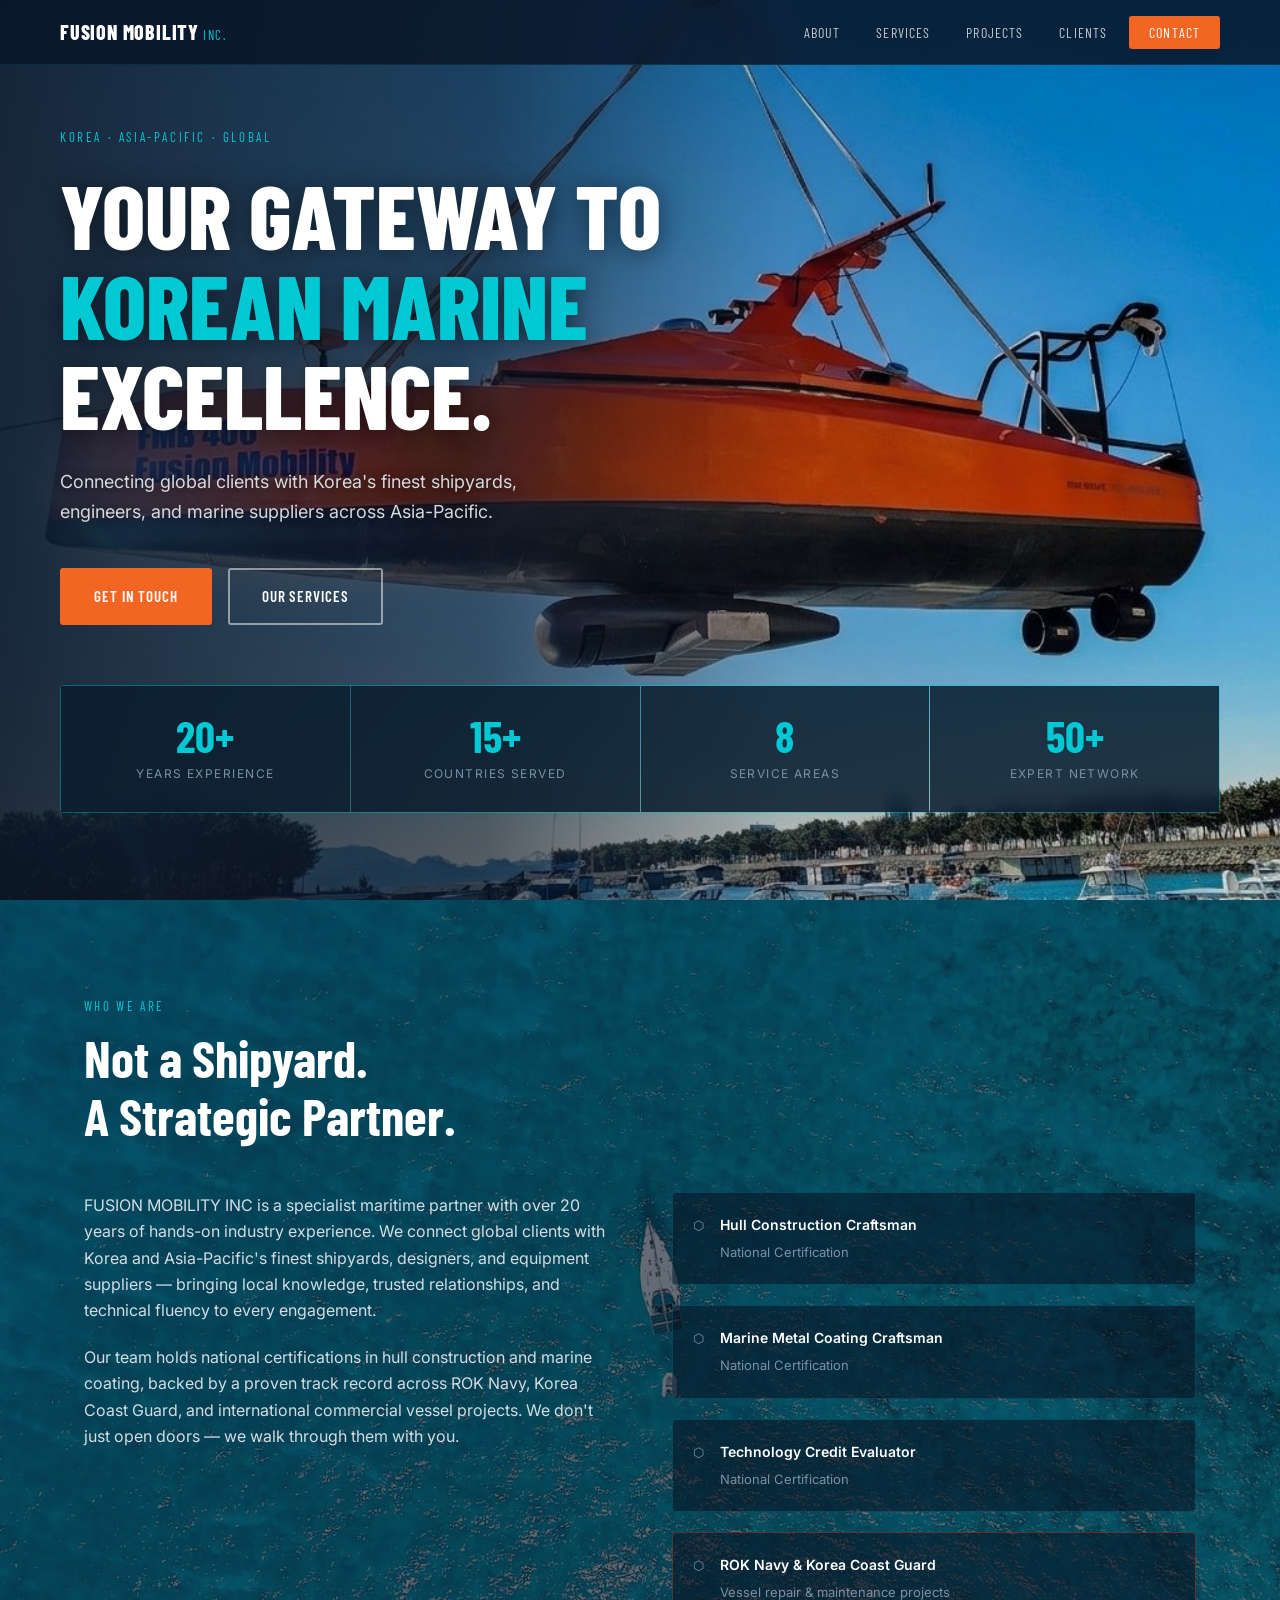
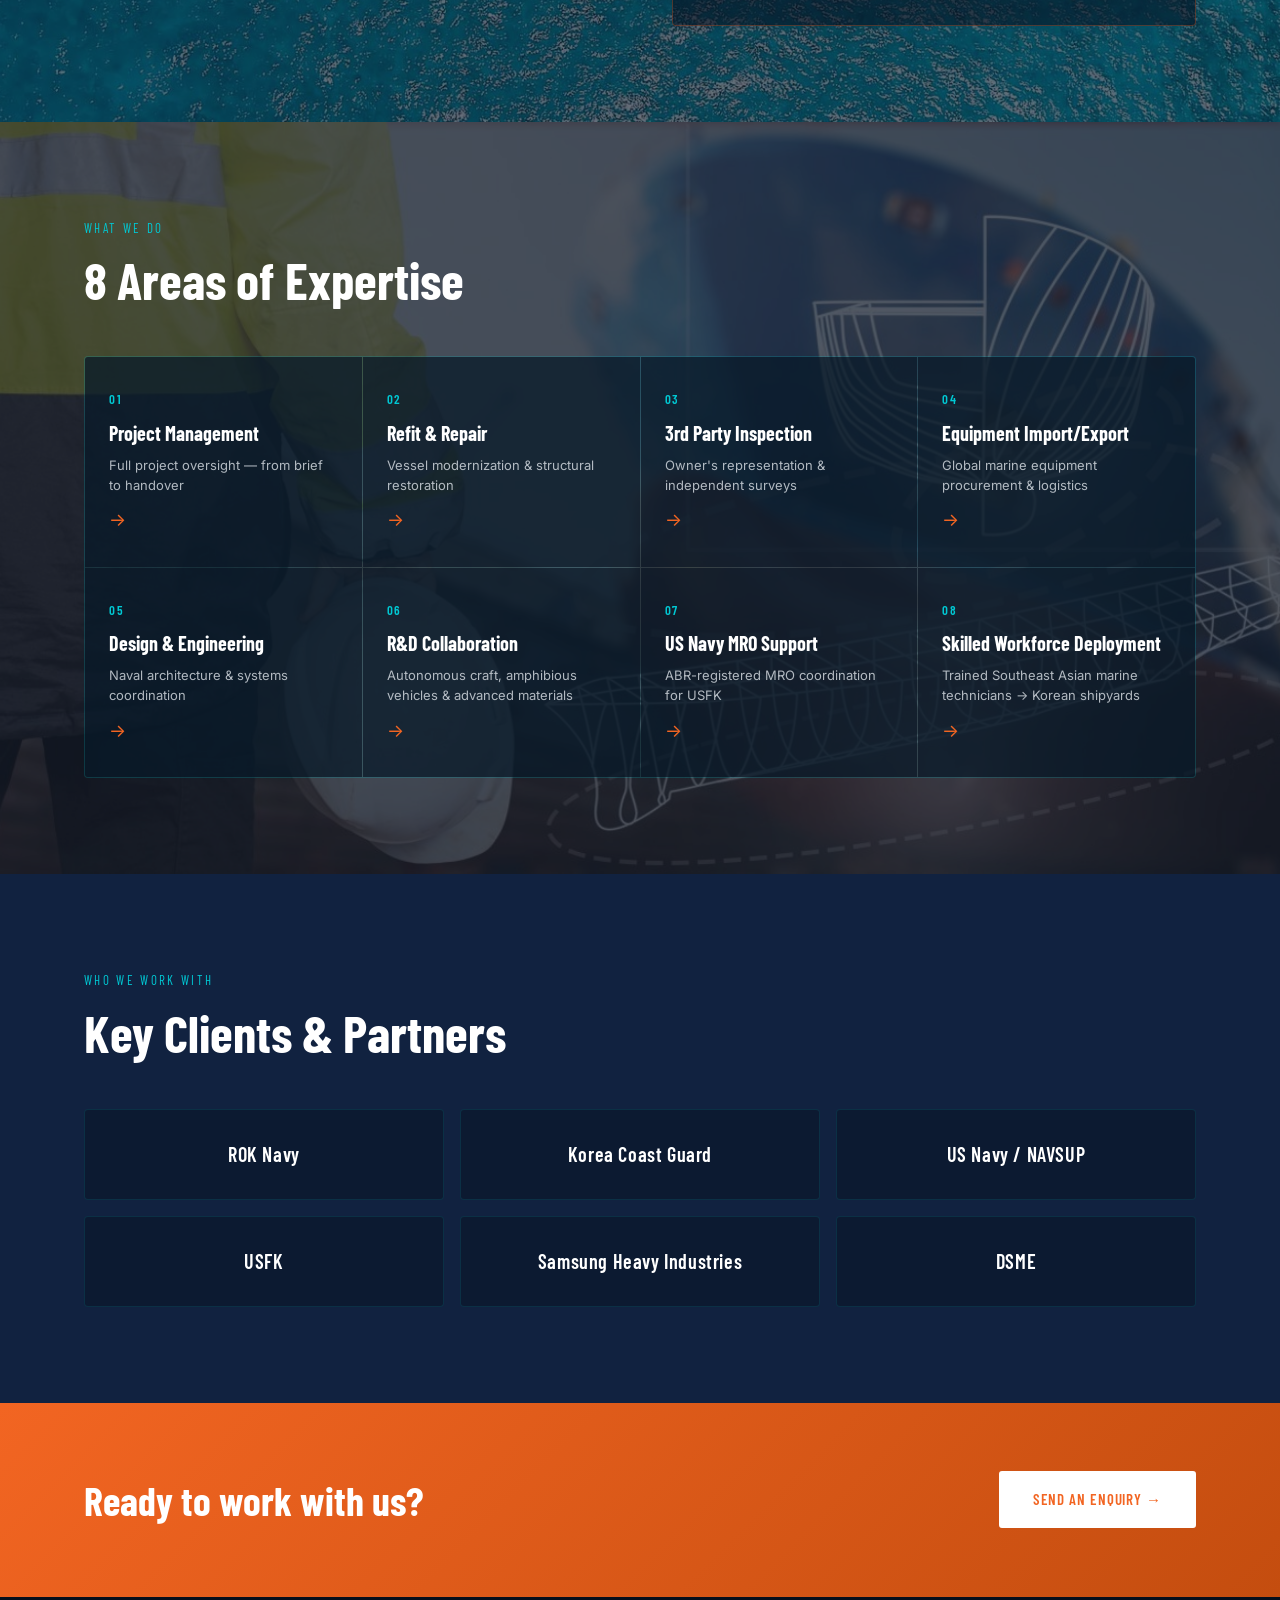
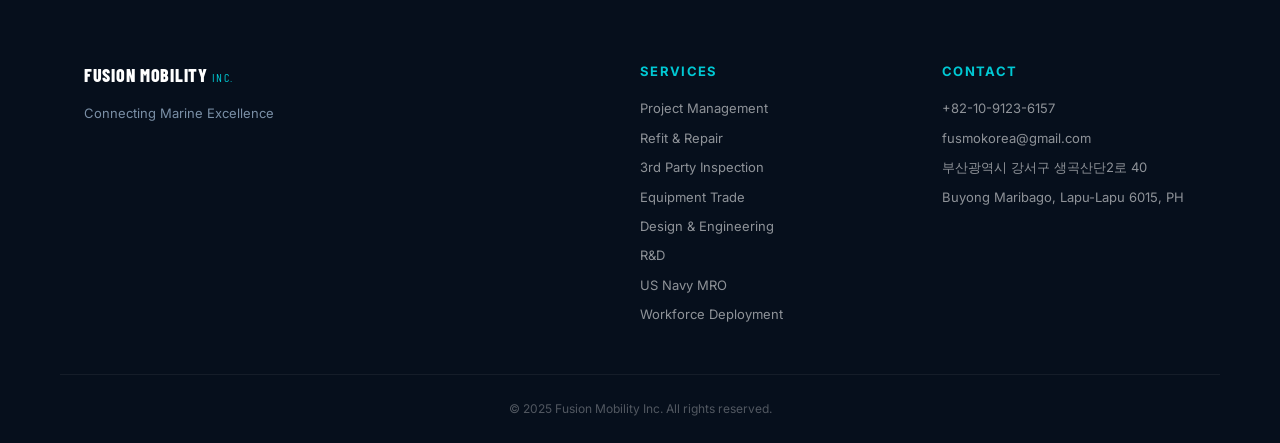
<file: index.html>
<!DOCTYPE html>
<html lang="en">
<head>
  <meta charset="UTF-8" />
  <meta name="viewport" content="width=device-width, initial-scale=1.0"/>
  <title>Fusion Mobility Inc. — Korean Marine Excellence</title>
  <meta name="description" content="Connecting global clients with Korea's finest shipyards, engineers, and marine suppliers across Asia-Pacific."/>
  <link rel="stylesheet" href="assets/css/style.css"/>
  <link rel="preconnect" href="https://fonts.googleapis.com"/>
  <link rel="preconnect" href="https://fonts.gstatic.com" crossorigin/>
  <link href="https://fonts.googleapis.com/css2?family=Barlow+Condensed:wght@400;600;700;800&family=Inter:wght@300;400;500;600&display=swap" rel="stylesheet"/>
</head>
<body>

  <!-- NAV -->
  <header class="site-header" id="site-header">
    <nav class="nav-inner">
      <a href="index.html" class="logo">
        <span class="logo-main">FUSION MOBILITY</span>
        <span class="logo-sub">INC.</span>
      </a>
      <button class="nav-toggle" id="navToggle" aria-label="Open menu">&#9776;</button>
      <ul class="nav-links" id="navLinks">
        <li><a href="index.html#about">About</a></li>
        <li><a href="index.html#services">Services</a></li>
        <li><a href="projects.html">Projects</a></li>
        <li><a href="index.html#clients">Clients</a></li>
        <li><a href="contact.html" class="nav-cta">Contact</a></li>
      </ul>
    </nav>
  </header>

  <!-- HERO -->
  <section class="hero" id="home">
    <div class="hero-bg-lines"></div>
    <div class="hero-content">
      <p class="hero-eyebrow">Korea · Asia-Pacific · Global</p>
      <h1 class="hero-title">
        Your Gateway to<br/>
        <span class="hero-accent">Korean Marine</span><br/>
        Excellence.
      </h1>
      <p class="hero-sub">
        Connecting global clients with Korea's finest shipyards,<br class="br-desk"/>
        engineers, and marine suppliers across Asia-Pacific.
      </p>
      <div class="hero-actions">
        <a href="contact.html" class="btn btn-primary">Get In Touch</a>
        <a href="index.html#services" class="btn btn-ghost">Our Services</a>
      </div>
    </div>
    <div class="hero-stats">
      <div class="stat"><span class="stat-num">20+</span><span class="stat-label">Years Experience</span></div>
      <div class="stat"><span class="stat-num">15+</span><span class="stat-label">Countries Served</span></div>
      <div class="stat"><span class="stat-num">8</span><span class="stat-label">Service Areas</span></div>
      <div class="stat"><span class="stat-num">50+</span><span class="stat-label">Expert Network</span></div>
    </div>
  </section>

  <!-- ABOUT -->
  <section class="about section" id="about">
    <div class="container">
      <div class="section-label">Who We Are</div>
      <h2 class="section-title">Not a Shipyard.<br/>A Strategic Partner.</h2>
      <div class="about-grid">
        <div class="about-text">
          <p>FUSION MOBILITY INC is a specialist maritime partner with over 20 years of hands-on industry experience. We connect global clients with Korea and Asia-Pacific's finest shipyards, designers, and equipment suppliers — bringing local knowledge, trusted relationships, and technical fluency to every engagement.</p>
          <p>Our team holds national certifications in hull construction and marine coating, backed by a proven track record across ROK Navy, Korea Coast Guard, and international commercial vessel projects. We don't just open doors — we walk through them with you.</p>
        </div>
        <div class="about-certs">
          <div class="cert-item">
            <span class="cert-icon">⬡</span>
            <div>
              <strong>Hull Construction Craftsman</strong>
              <span>National Certification</span>
            </div>
          </div>
          <div class="cert-item">
            <span class="cert-icon">⬡</span>
            <div>
              <strong>Marine Metal Coating Craftsman</strong>
              <span>National Certification</span>
            </div>
          </div>
          <div class="cert-item">
            <span class="cert-icon">⬡</span>
            <div>
              <strong>Technology Credit Evaluator</strong>
              <span>National Certification</span>
            </div>
          </div>
          <div class="cert-item cert-track">
            <span class="cert-icon">⬡</span>
            <div>
              <strong>ROK Navy &amp; Korea Coast Guard</strong>
              <span>Vessel repair &amp; maintenance projects</span>
            </div>
          </div>
        </div>
      </div>
    </div>
  </section>

  <!-- SERVICES OVERVIEW -->
  <section class="services section" id="services">
    <div class="container">
      <div class="section-label">What We Do</div>
      <h2 class="section-title">8 Areas of Expertise</h2>
      <div class="services-grid">

        <a href="services/01-project-management.html" class="service-card">
          <span class="service-num">01</span>
          <h3>Project Management</h3>
          <p>Full project oversight — from brief to handover</p>
          <span class="card-arrow">→</span>
        </a>

        <a href="services/02-refit-repair.html" class="service-card">
          <span class="service-num">02</span>
          <h3>Refit &amp; Repair</h3>
          <p>Vessel modernization &amp; structural restoration</p>
          <span class="card-arrow">→</span>
        </a>

        <a href="services/03-inspection.html" class="service-card">
          <span class="service-num">03</span>
          <h3>3rd Party Inspection</h3>
          <p>Owner's representation &amp; independent surveys</p>
          <span class="card-arrow">→</span>
        </a>

        <a href="services/04-equipment.html" class="service-card">
          <span class="service-num">04</span>
          <h3>Equipment Import/Export</h3>
          <p>Global marine equipment procurement &amp; logistics</p>
          <span class="card-arrow">→</span>
        </a>

        <a href="services/05-design.html" class="service-card">
          <span class="service-num">05</span>
          <h3>Design &amp; Engineering</h3>
          <p>Naval architecture &amp; systems coordination</p>
          <span class="card-arrow">→</span>
        </a>

        <a href="services/06-rnd.html" class="service-card">
          <span class="service-num">06</span>
          <h3>R&amp;D Collaboration</h3>
          <p>Autonomous craft, amphibious vehicles &amp; advanced materials</p>
          <span class="card-arrow">→</span>
        </a>

        <a href="services/07-usnav.html" class="service-card">
          <span class="service-num">07</span>
          <h3>US Navy MRO Support</h3>
          <p>ABR-registered MRO coordination for USFK</p>
          <span class="card-arrow">→</span>
        </a>

        <a href="services/08-workforce.html" class="service-card">
          <span class="service-num">08</span>
          <h3>Skilled Workforce Deployment</h3>
          <p>Trained Southeast Asian marine technicians → Korean shipyards</p>
          <span class="card-arrow">→</span>
        </a>

      </div>
    </div>
  </section>

  <!-- KEY CLIENTS -->
  <section class="clients section" id="clients">
    <div class="container">
      <div class="section-label">Who We Work With</div>
      <h2 class="section-title">Key Clients &amp; Partners</h2>
      <div class="clients-grid">
        <div class="client-item">ROK Navy</div>
        <div class="client-item">Korea Coast Guard</div>
        <div class="client-item">US Navy / NAVSUP</div>
        <div class="client-item">USFK</div>
        <div class="client-item">Samsung Heavy Industries</div>
        <div class="client-item">DSME</div>
      </div>
    </div>
  </section>

  <!-- CTA STRIP -->
  <section class="cta-strip">
    <div class="container cta-inner">
      <h2>Ready to work with us?</h2>
      <a href="contact.html" class="btn btn-primary">Send an Enquiry →</a>
    </div>
  </section>

  <!-- FOOTER -->
  <footer class="site-footer">
    <div class="container footer-grid">
      <div class="footer-brand">
        <span class="logo-main">FUSION MOBILITY</span>
        <span class="logo-sub"> INC.</span>
        <p>Connecting Marine Excellence</p>
      </div>
      <div class="footer-col">
        <strong>Services</strong>
        <ul>
          <li><a href="services/01-project-management.html">Project Management</a></li>
          <li><a href="services/02-refit-repair.html">Refit &amp; Repair</a></li>
          <li><a href="services/03-inspection.html">3rd Party Inspection</a></li>
          <li><a href="services/04-equipment.html">Equipment Trade</a></li>
          <li><a href="services/05-design.html">Design &amp; Engineering</a></li>
          <li><a href="services/06-rnd.html">R&amp;D</a></li>
          <li><a href="services/07-usnav.html">US Navy MRO</a></li>
          <li><a href="services/08-workforce.html">Workforce Deployment</a></li>
        </ul>
      </div>
      <div class="footer-col">
        <strong>Contact</strong>
        <ul>
          <li>+82-10-9123-6157</li>
          <li><a href="mailto:fusmokorea@gmail.com">fusmokorea@gmail.com</a></li>
          <li>부산광역시 강서구 생곡산단2로 40</li>
          <li>Buyong Maribago, Lapu-Lapu 6015, PH</li>
        </ul>
      </div>
    </div>
    <div class="footer-bottom">
      <span>© 2025 Fusion Mobility Inc. All rights reserved.</span>
    </div>
  </footer>

  <script src="assets/js/main.js"></script>
</body>
</html>
</file>
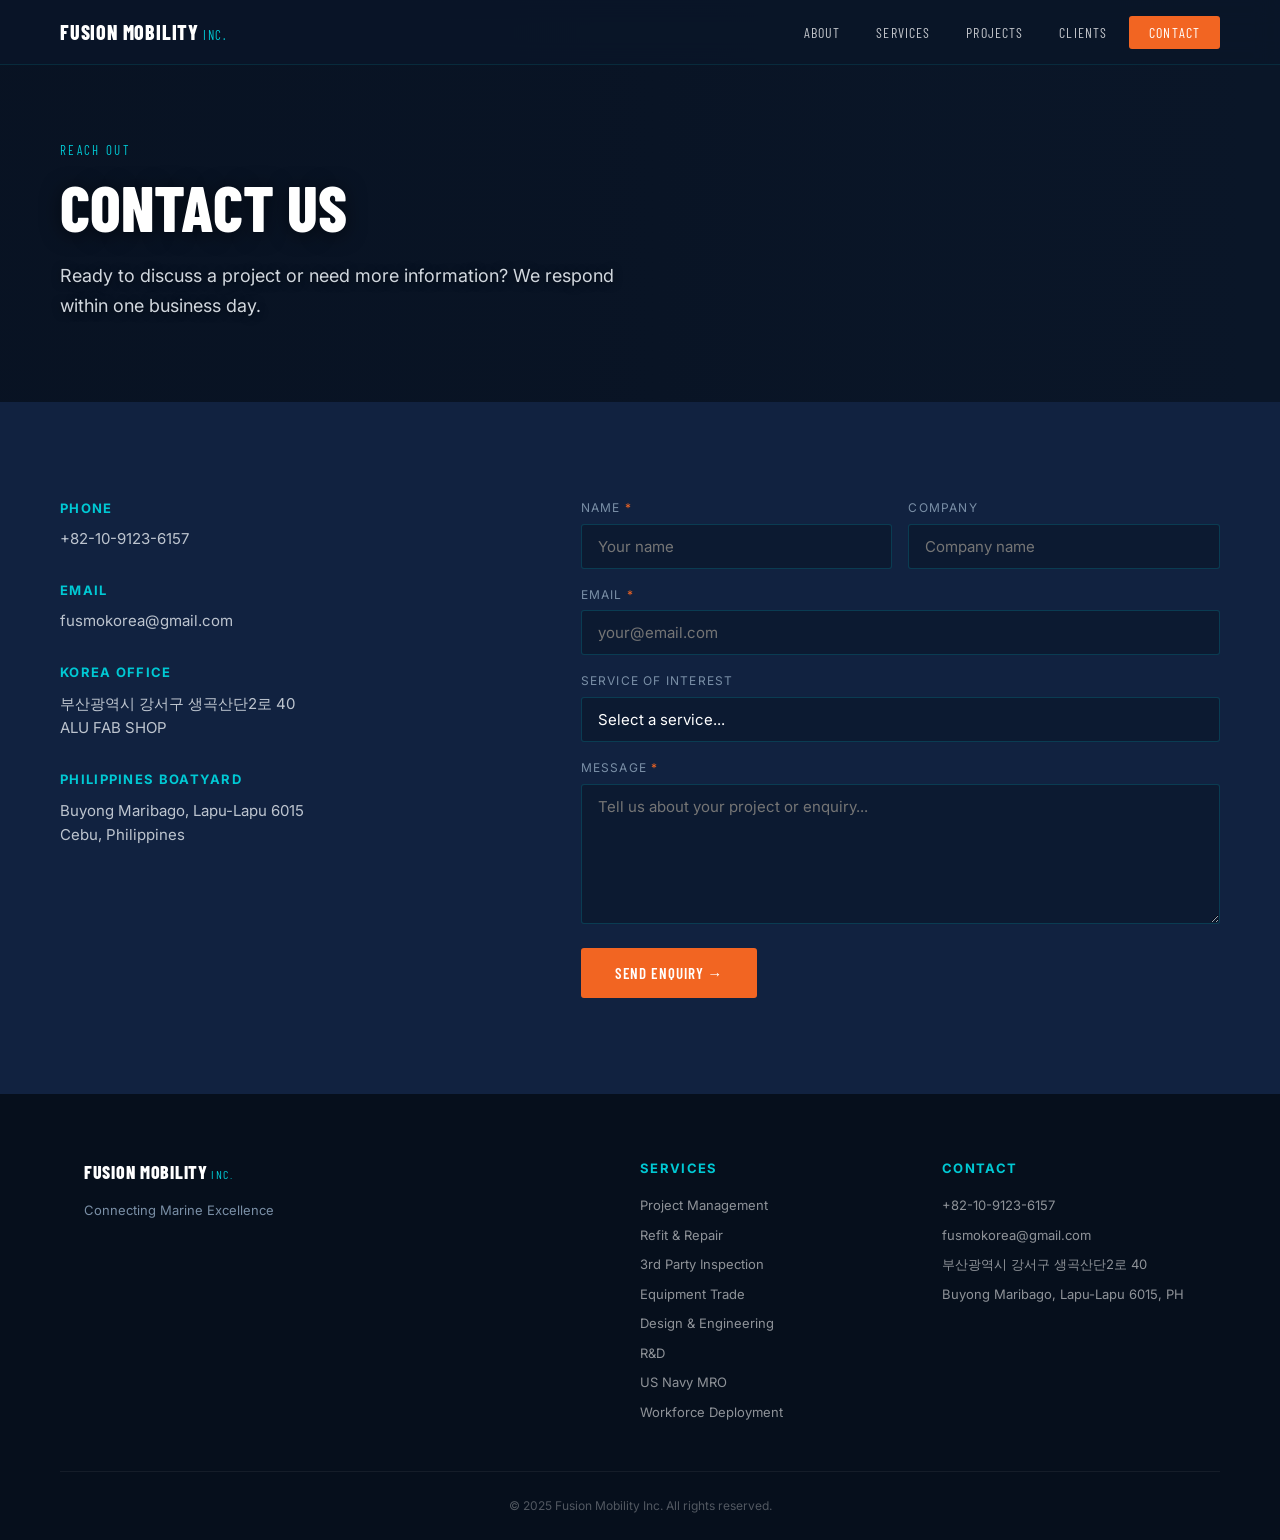
<file: contact.html>
<!DOCTYPE html>
<html lang="en">
<head>
  <meta charset="UTF-8"/>
  <meta name="viewport" content="width=device-width, initial-scale=1.0"/>
  <title>Contact — Fusion Mobility Inc.</title>
  <link rel="stylesheet" href="assets/css/style.css"/>
  <link rel="preconnect" href="https://fonts.googleapis.com"/>
  <link rel="preconnect" href="https://fonts.gstatic.com" crossorigin/>
  <link href="https://fonts.googleapis.com/css2?family=Barlow+Condensed:wght@400;600;700;800&family=Inter:wght@300;400;500;600&display=swap" rel="stylesheet"/>
</head>
<body>

  <header class="site-header" id="site-header">
    <nav class="nav-inner">
      <a href="index.html" class="logo">
        <span class="logo-main">FUSION MOBILITY</span>
        <span class="logo-sub">INC.</span>
      </a>
      <button class="nav-toggle" id="navToggle" aria-label="Open menu">&#9776;</button>
      <ul class="nav-links" id="navLinks">
        <li><a href="index.html#about">About</a></li>
        <li><a href="index.html#services">Services</a></li>
        <li><a href="projects.html">Projects</a></li>
        <li><a href="index.html#clients">Clients</a></li>
        <li><a href="contact.html" class="nav-cta">Contact</a></li>
      </ul>
    </nav>
  </header>

  <section class="page-hero">
    <div class="page-hero-inner">
      <div class="section-label">Reach Out</div>
      <h1>Contact Us</h1>
      <p>Ready to discuss a project or need more information? We respond within one business day.</p>
    </div>
  </section>

  <section class="contact-section">
    <div class="contact-grid">

      <div class="contact-info">
        <div class="contact-block">
          <strong>Phone</strong>
          <p><a href="tel:+821091236157">+82-10-9123-6157</a></p>
        </div>
        <div class="contact-block">
          <strong>Email</strong>
          <p><a href="mailto:fusmokorea@gmail.com">fusmokorea@gmail.com</a></p>
        </div>
        <div class="contact-block">
          <strong>Korea Office</strong>
          <p>부산광역시 강서구 생곡산단2로 40<br/>ALU FAB SHOP</p>
        </div>
        <div class="contact-block">
          <strong>Philippines Boatyard</strong>
          <p>Buyong Maribago, Lapu-Lapu 6015<br/>Cebu, Philippines</p>
        </div>
      </div>

      <!-- Formspree form — replace YOUR_FORM_ID with your actual Formspree ID -->
      <form
        class="contact-form"
        action="https://formspree.io/f/YOUR_FORM_ID"
        method="POST"
      >
        <div class="form-row">
          <div class="form-field">
            <label for="name">Name <span style="color:var(--orange)">*</span></label>
            <input type="text" id="name" name="name" required placeholder="Your name"/>
          </div>
          <div class="form-field">
            <label for="company">Company</label>
            <input type="text" id="company" name="company" placeholder="Company name"/>
          </div>
        </div>
        <div class="form-field">
          <label for="email">Email <span style="color:var(--orange)">*</span></label>
          <input type="email" id="email" name="email" required placeholder="your@email.com"/>
        </div>
        <div class="form-field">
          <label for="service">Service of Interest</label>
          <select id="service" name="service">
            <option value="">Select a service...</option>
            <option>01 — Project Management</option>
            <option>02 — Refit &amp; Repair</option>
            <option>03 — 3rd Party Inspection</option>
            <option>04 — Equipment Import/Export</option>
            <option>05 — Design &amp; Engineering</option>
            <option>06 — R&amp;D Collaboration</option>
            <option>07 — US Navy MRO Support</option>
            <option>08 — Skilled Workforce Deployment</option>
            <option>General Enquiry</option>
          </select>
        </div>
        <div class="form-field">
          <label for="message">Message <span style="color:var(--orange)">*</span></label>
          <textarea id="message" name="message" required placeholder="Tell us about your project or enquiry..."></textarea>
        </div>
        <div class="form-submit">
          <button type="submit" class="btn btn-primary">Send Enquiry →</button>
        </div>
      </form>

    </div>
  </section>

  <footer class="site-footer">
    <div class="container footer-grid">
      <div class="footer-brand">
        <span class="logo-main">FUSION MOBILITY</span><span class="logo-sub"> INC.</span>
        <p>Connecting Marine Excellence</p>
      </div>
      <div class="footer-col">
        <strong>Services</strong>
        <ul>
          <li><a href="services/01-project-management.html">Project Management</a></li>
          <li><a href="services/02-refit-repair.html">Refit &amp; Repair</a></li>
          <li><a href="services/03-inspection.html">3rd Party Inspection</a></li>
          <li><a href="services/04-equipment.html">Equipment Trade</a></li>
          <li><a href="services/05-design.html">Design &amp; Engineering</a></li>
          <li><a href="services/06-rnd.html">R&amp;D</a></li>
          <li><a href="services/07-usnav.html">US Navy MRO</a></li>
          <li><a href="services/08-workforce.html">Workforce Deployment</a></li>
        </ul>
      </div>
      <div class="footer-col">
        <strong>Contact</strong>
        <ul>
          <li>+82-10-9123-6157</li>
          <li><a href="mailto:fusmokorea@gmail.com">fusmokorea@gmail.com</a></li>
          <li>부산광역시 강서구 생곡산단2로 40</li>
          <li>Buyong Maribago, Lapu-Lapu 6015, PH</li>
        </ul>
      </div>
    </div>
    <div class="footer-bottom">
      <span>© 2025 Fusion Mobility Inc. All rights reserved.</span>
    </div>
  </footer>

  <script src="assets/js/main.js"></script>
</body>
</html>
</file>
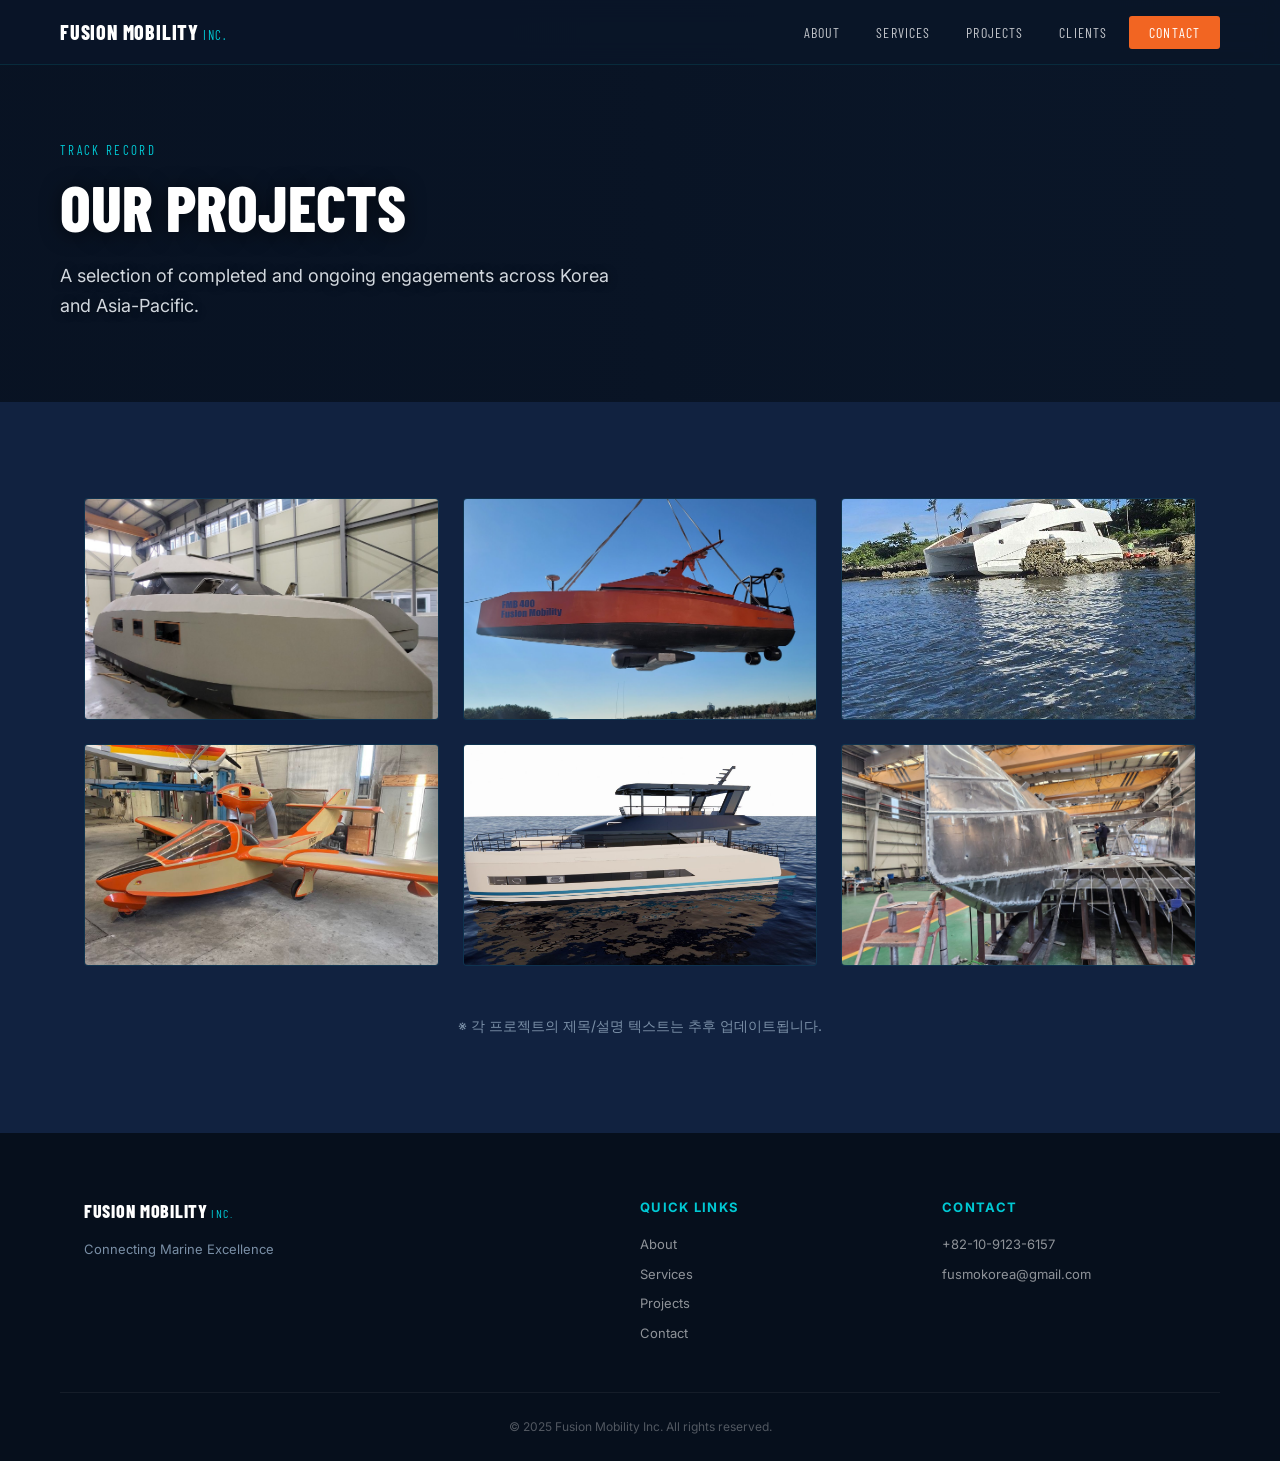
<file: projects.html>
<!DOCTYPE html>
<html lang="en">
<head>
  <meta charset="UTF-8"/>
  <meta name="viewport" content="width=device-width, initial-scale=1.0"/>
  <title>Projects — Fusion Mobility Inc.</title>
  <link rel="stylesheet" href="assets/css/style.css"/>
  <link rel="preconnect" href="https://fonts.googleapis.com"/>
  <link rel="preconnect" href="https://fonts.gstatic.com" crossorigin/>
  <link href="https://fonts.googleapis.com/css2?family=Barlow+Condensed:wght@400;600;700;800&family=Inter:wght@300;400;500;600&display=swap" rel="stylesheet"/>
</head>
<body>

  <header class="site-header" id="site-header">
    <nav class="nav-inner">
      <a href="index.html" class="logo">
        <span class="logo-main">FUSION MOBILITY</span>
        <span class="logo-sub">INC.</span>
      </a>
      <button class="nav-toggle" id="navToggle" aria-label="Open menu">&#9776;</button>
      <ul class="nav-links" id="navLinks">
        <li><a href="index.html#about">About</a></li>
        <li><a href="index.html#services">Services</a></li>
        <li><a href="projects.html">Projects</a></li>
        <li><a href="index.html#clients">Clients</a></li>
        <li><a href="contact.html" class="nav-cta">Contact</a></li>
      </ul>
    </nav>
  </header>

  <section class="page-hero">
    <div class="page-hero-inner">
      <div class="section-label">Track Record</div>
      <h1>Our Projects</h1>
      <p>A selection of completed and ongoing engagements across Korea and Asia-Pacific.</p>
    </div>
  </section>

  <section class="section" style="background: var(--deep);">
    <div class="container">
      <!-- 
        프로젝트 카드 추가 방법:
        아래 카드 블록을 복사해서 원하는 만큼 추가하세요.
        project-img 안에 <img src="../assets/images/프로젝트사진.jpg" alt="설명"> 을 넣으면 됩니다.
        설명 텍스트(project-body)는 추후 업데이트 예정 — 현재는 사진만 표시.
      -->
      <div class="projects-grid">

        <div class="project-card">
          <div class="project-img"><img src="assets/images/project-01.jpg" alt="알루미늄 선체 건조 작업"/></div>
        </div>

        <div class="project-card">
          <div class="project-img"><img src="assets/images/project-02.jpg" alt="FMB 400 진수 작업"/></div>
        </div>

        <div class="project-card">
          <div class="project-img"><img src="assets/images/project-03.jpg" alt="카타마란 현장 인도"/></div>
        </div>

        <div class="project-card">
          <div class="project-img"><img src="assets/images/project-04.jpg" alt="항공기 프로젝트"/></div>
        </div>

        <div class="project-card">
          <div class="project-img"><img src="assets/images/project-05.jpg" alt="카타마란 디자인 렌더링"/></div>
        </div>

        <div class="project-card">
          <div class="project-img"><img src="assets/images/project-06.jpg" alt="카타마란 선체 건조"/></div>
        </div>

      </div>

      <p style="margin-top:48px; color:var(--muted); font-size:14px; text-align:center;">
        ※ 각 프로젝트의 제목/설명 텍스트는 추후 업데이트됩니다.
      </p>
    </div>
  </section>

  <footer class="site-footer">
    <div class="container footer-grid">
      <div class="footer-brand">
        <span class="logo-main">FUSION MOBILITY</span><span class="logo-sub"> INC.</span>
        <p>Connecting Marine Excellence</p>
      </div>
      <div class="footer-col">
        <strong>Quick Links</strong>
        <ul>
          <li><a href="index.html#about">About</a></li>
          <li><a href="index.html#services">Services</a></li>
          <li><a href="projects.html">Projects</a></li>
          <li><a href="contact.html">Contact</a></li>
        </ul>
      </div>
      <div class="footer-col">
        <strong>Contact</strong>
        <ul>
          <li>+82-10-9123-6157</li>
          <li><a href="mailto:fusmokorea@gmail.com">fusmokorea@gmail.com</a></li>
        </ul>
      </div>
    </div>
    <div class="footer-bottom">
      <span>© 2025 Fusion Mobility Inc. All rights reserved.</span>
    </div>
  </footer>

  <script src="assets/js/main.js"></script>
</body>
</html>
</file>
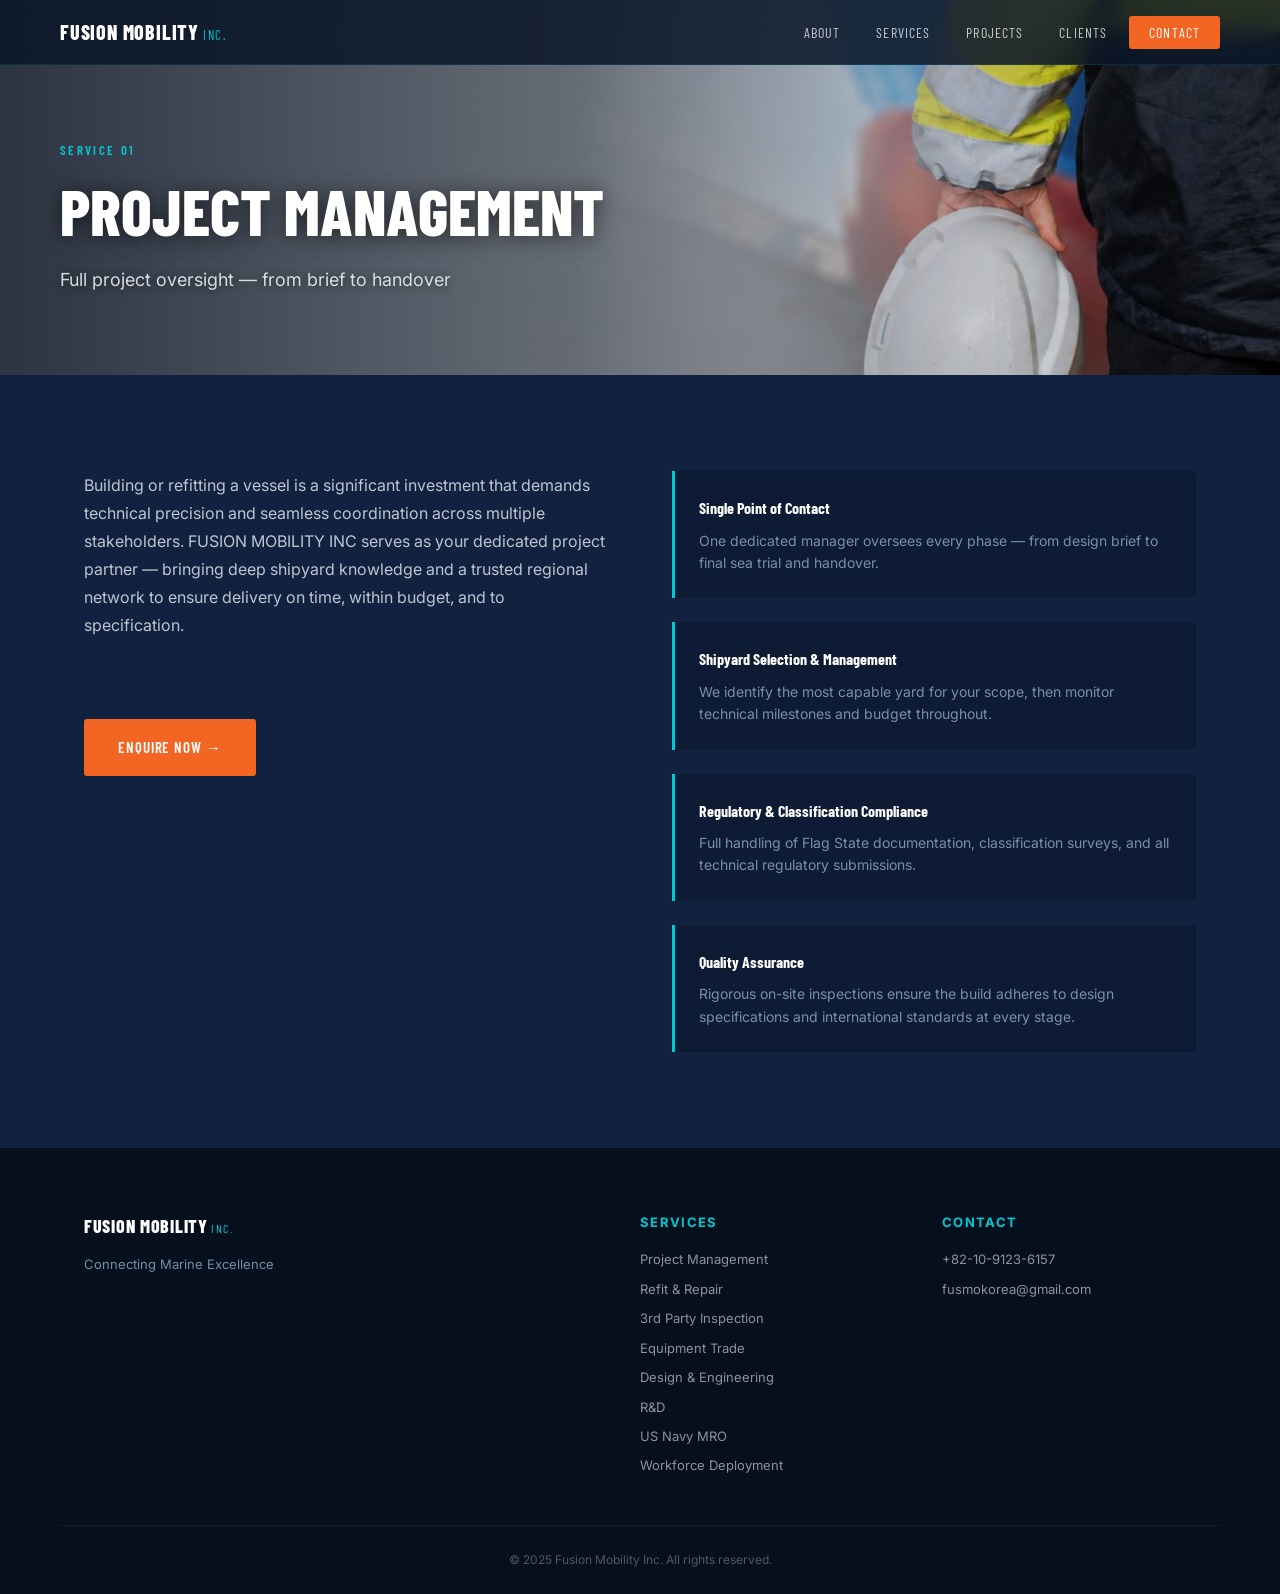
<file: services/01-project-management.html>
<!DOCTYPE html>
<html lang="en">
<head>
  <meta charset="UTF-8"/>
  <meta name="viewport" content="width=device-width, initial-scale=1.0"/>
  <title>Project Management — Fusion Mobility Inc.</title>
  <link rel="stylesheet" href="../assets/css/style.css"/>
  <link rel="preconnect" href="https://fonts.googleapis.com"/>
  <link rel="preconnect" href="https://fonts.gstatic.com" crossorigin/>
  <link href="https://fonts.googleapis.com/css2?family=Barlow+Condensed:wght@400;600;700;800&family=Inter:wght@300;400;500;600&display=swap" rel="stylesheet"/>
</head>
<body>

  <header class="site-header" id="site-header">
    <nav class="nav-inner">
      <a href="../index.html" class="logo">
        <span class="logo-main">FUSION MOBILITY</span>
        <span class="logo-sub">INC.</span>
      </a>
      <button class="nav-toggle" id="navToggle" aria-label="Open menu">&#9776;</button>
      <ul class="nav-links" id="navLinks">
        <li><a href="../index.html#about">About</a></li>
        <li><a href="../index.html#services">Services</a></li>
        <li><a href="../projects.html">Projects</a></li>
        <li><a href="../index.html#clients">Clients</a></li>
        <li><a href="../contact.html" class="nav-cta">Contact</a></li>
      </ul>
    </nav>
  </header>

  <section class="page-hero" style="background-image: url('../assets/images/service01-bg.jpg');">
    <div class="page-hero-inner">
      <span class="service-num">SERVICE 01</span>
      <h1>Project Management</h1>
      <p>Full project oversight — from brief to handover</p>
    </div>
  </section>

  <section class="service-detail-body">
    <div class="container">
      <div class="detail-grid">
        <div>
          <p class="detail-intro">Building or refitting a vessel is a significant investment that demands technical precision and seamless coordination across multiple stakeholders. FUSION MOBILITY INC serves as your dedicated project partner — bringing deep shipyard knowledge and a trusted regional network to ensure delivery on time, within budget, and to specification.</p>
          <a href="../contact.html" class="btn btn-primary detail-cta">Enquire Now →</a>
        </div>
        <div class="detail-points">
          <div class="detail-point">
            <h4>Single Point of Contact</h4>
            <p>One dedicated manager oversees every phase — from design brief to final sea trial and handover.</p>
          </div>
          <div class="detail-point">
            <h4>Shipyard Selection & Management</h4>
            <p>We identify the most capable yard for your scope, then monitor technical milestones and budget throughout.</p>
          </div>
          <div class="detail-point">
            <h4>Regulatory & Classification Compliance</h4>
            <p>Full handling of Flag State documentation, classification surveys, and all technical regulatory submissions.</p>
          </div>
          <div class="detail-point">
            <h4>Quality Assurance</h4>
            <p>Rigorous on-site inspections ensure the build adheres to design specifications and international standards at every stage.</p>
          </div>
        </div>
      </div>
    </div>
  </section>

  <footer class="site-footer">
    <div class="container footer-grid">
      <div class="footer-brand">
        <span class="logo-main">FUSION MOBILITY</span><span class="logo-sub"> INC.</span>
        <p>Connecting Marine Excellence</p>
      </div>
      <div class="footer-col">
        <strong>Services</strong>
        <ul>
          <li><a href="01-project-management.html">Project Management</a></li>
          <li><a href="02-refit-repair.html">Refit &amp; Repair</a></li>
          <li><a href="03-inspection.html">3rd Party Inspection</a></li>
          <li><a href="04-equipment.html">Equipment Trade</a></li>
          <li><a href="05-design.html">Design &amp; Engineering</a></li>
          <li><a href="06-rnd.html">R&amp;D</a></li>
          <li><a href="07-usnav.html">US Navy MRO</a></li>
          <li><a href="08-workforce.html">Workforce Deployment</a></li>
        </ul>
      </div>
      <div class="footer-col">
        <strong>Contact</strong>
        <ul>
          <li>+82-10-9123-6157</li>
          <li><a href="mailto:fusmokorea@gmail.com">fusmokorea@gmail.com</a></li>
        </ul>
      </div>
    </div>
    <div class="footer-bottom"><span>&copy; 2025 Fusion Mobility Inc. All rights reserved.</span></div>
  </footer>

  <script src="../assets/js/main.js"></script>
</body>
</html>
</file>
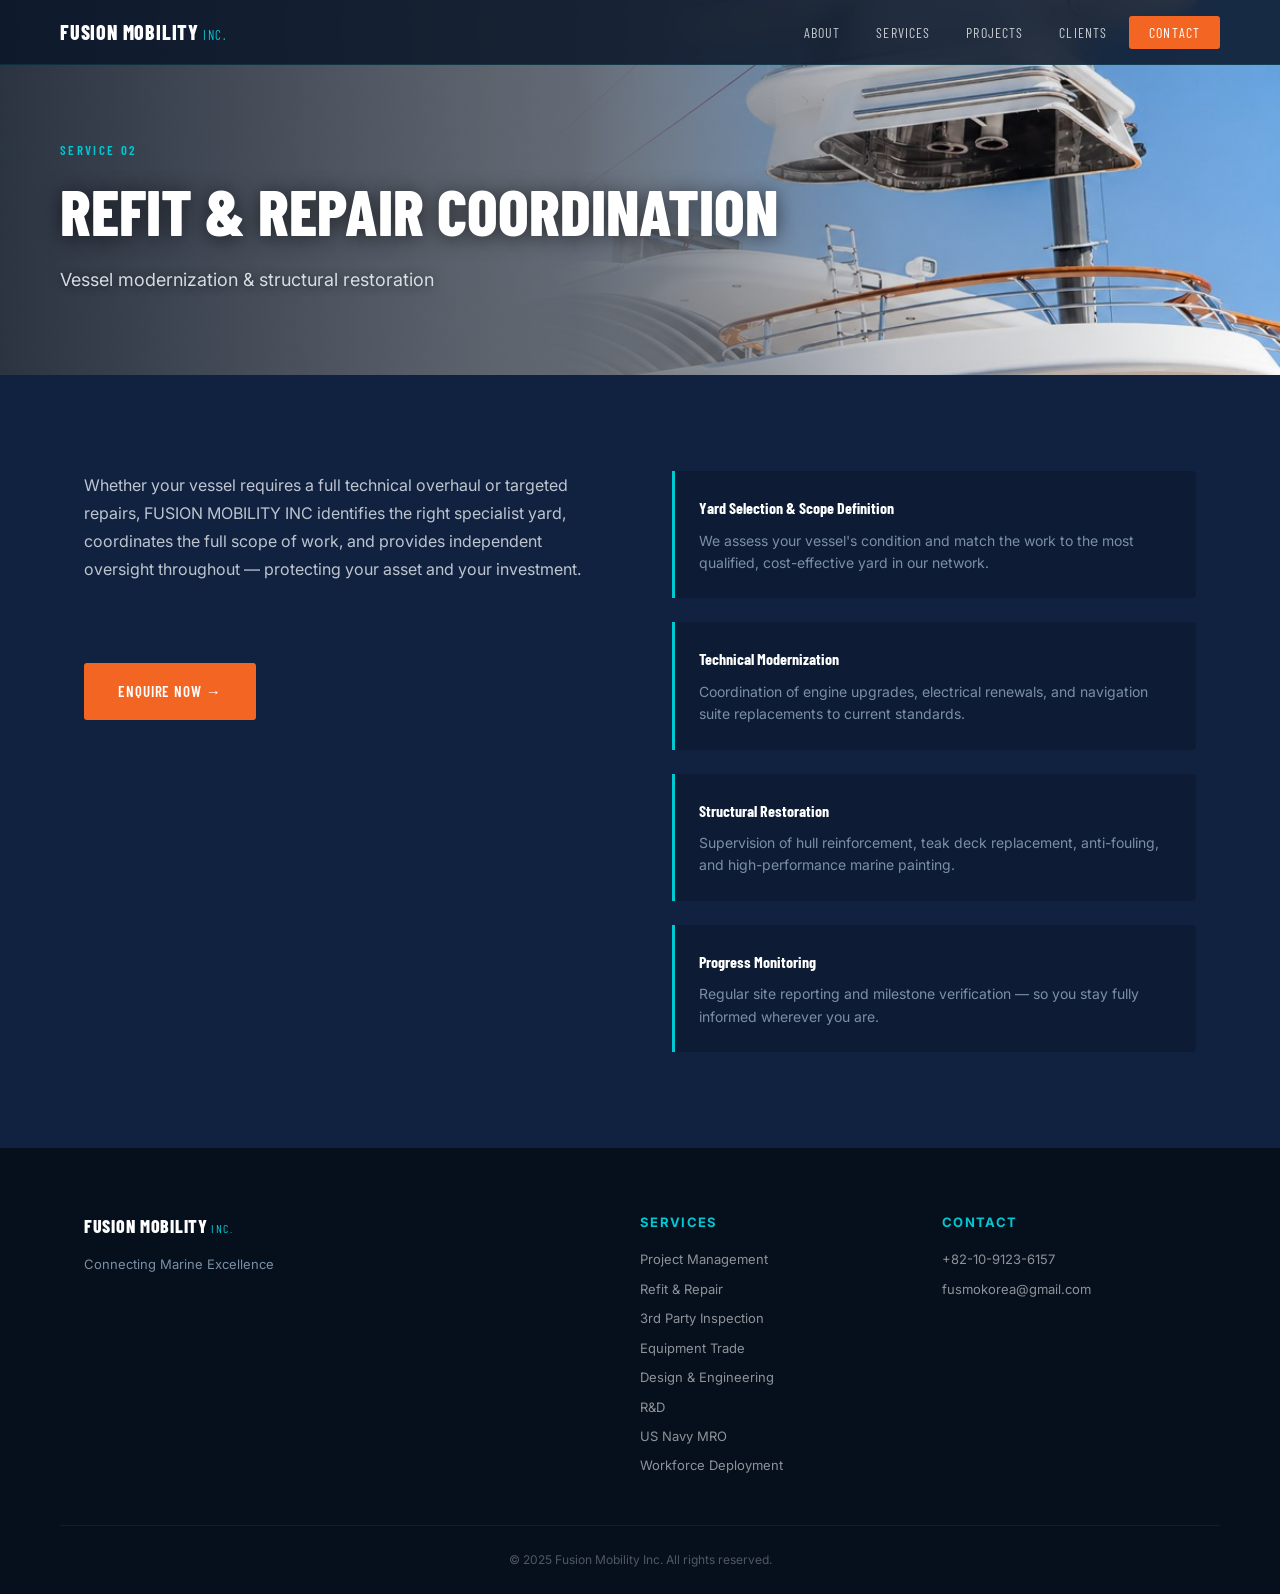
<file: services/02-refit-repair.html>
<!DOCTYPE html>
<html lang="en">
<head>
  <meta charset="UTF-8"/>
  <meta name="viewport" content="width=device-width, initial-scale=1.0"/>
  <title>Refit & Repair Coordination — Fusion Mobility Inc.</title>
  <link rel="stylesheet" href="../assets/css/style.css"/>
  <link rel="preconnect" href="https://fonts.googleapis.com"/>
  <link rel="preconnect" href="https://fonts.gstatic.com" crossorigin/>
  <link href="https://fonts.googleapis.com/css2?family=Barlow+Condensed:wght@400;600;700;800&family=Inter:wght@300;400;500;600&display=swap" rel="stylesheet"/>
</head>
<body>

  <header class="site-header" id="site-header">
    <nav class="nav-inner">
      <a href="../index.html" class="logo">
        <span class="logo-main">FUSION MOBILITY</span>
        <span class="logo-sub">INC.</span>
      </a>
      <button class="nav-toggle" id="navToggle" aria-label="Open menu">&#9776;</button>
      <ul class="nav-links" id="navLinks">
        <li><a href="../index.html#about">About</a></li>
        <li><a href="../index.html#services">Services</a></li>
        <li><a href="../projects.html">Projects</a></li>
        <li><a href="../index.html#clients">Clients</a></li>
        <li><a href="../contact.html" class="nav-cta">Contact</a></li>
      </ul>
    </nav>
  </header>

  <section class="page-hero" style="background-image: url('../assets/images/service02-bg.jpg');">
    <div class="page-hero-inner">
      <span class="service-num">SERVICE 02</span>
      <h1>Refit & Repair Coordination</h1>
      <p>Vessel modernization &amp; structural restoration</p>
    </div>
  </section>

  <section class="service-detail-body">
    <div class="container">
      <div class="detail-grid">
        <div>
          <p class="detail-intro">Whether your vessel requires a full technical overhaul or targeted repairs, FUSION MOBILITY INC identifies the right specialist yard, coordinates the full scope of work, and provides independent oversight throughout — protecting your asset and your investment.</p>
          <a href="../contact.html" class="btn btn-primary detail-cta">Enquire Now →</a>
        </div>
        <div class="detail-points">
          <div class="detail-point">
            <h4>Yard Selection & Scope Definition</h4>
            <p>We assess your vessel's condition and match the work to the most qualified, cost-effective yard in our network.</p>
          </div>
          <div class="detail-point">
            <h4>Technical Modernization</h4>
            <p>Coordination of engine upgrades, electrical renewals, and navigation suite replacements to current standards.</p>
          </div>
          <div class="detail-point">
            <h4>Structural Restoration</h4>
            <p>Supervision of hull reinforcement, teak deck replacement, anti-fouling, and high-performance marine painting.</p>
          </div>
          <div class="detail-point">
            <h4>Progress Monitoring</h4>
            <p>Regular site reporting and milestone verification — so you stay fully informed wherever you are.</p>
          </div>
        </div>
      </div>
    </div>
  </section>

  <footer class="site-footer">
    <div class="container footer-grid">
      <div class="footer-brand">
        <span class="logo-main">FUSION MOBILITY</span><span class="logo-sub"> INC.</span>
        <p>Connecting Marine Excellence</p>
      </div>
      <div class="footer-col">
        <strong>Services</strong>
        <ul>
          <li><a href="01-project-management.html">Project Management</a></li>
          <li><a href="02-refit-repair.html">Refit &amp; Repair</a></li>
          <li><a href="03-inspection.html">3rd Party Inspection</a></li>
          <li><a href="04-equipment.html">Equipment Trade</a></li>
          <li><a href="05-design.html">Design &amp; Engineering</a></li>
          <li><a href="06-rnd.html">R&amp;D</a></li>
          <li><a href="07-usnav.html">US Navy MRO</a></li>
          <li><a href="08-workforce.html">Workforce Deployment</a></li>
        </ul>
      </div>
      <div class="footer-col">
        <strong>Contact</strong>
        <ul>
          <li>+82-10-9123-6157</li>
          <li><a href="mailto:fusmokorea@gmail.com">fusmokorea@gmail.com</a></li>
        </ul>
      </div>
    </div>
    <div class="footer-bottom"><span>&copy; 2025 Fusion Mobility Inc. All rights reserved.</span></div>
  </footer>

  <script src="../assets/js/main.js"></script>
</body>
</html>
</file>
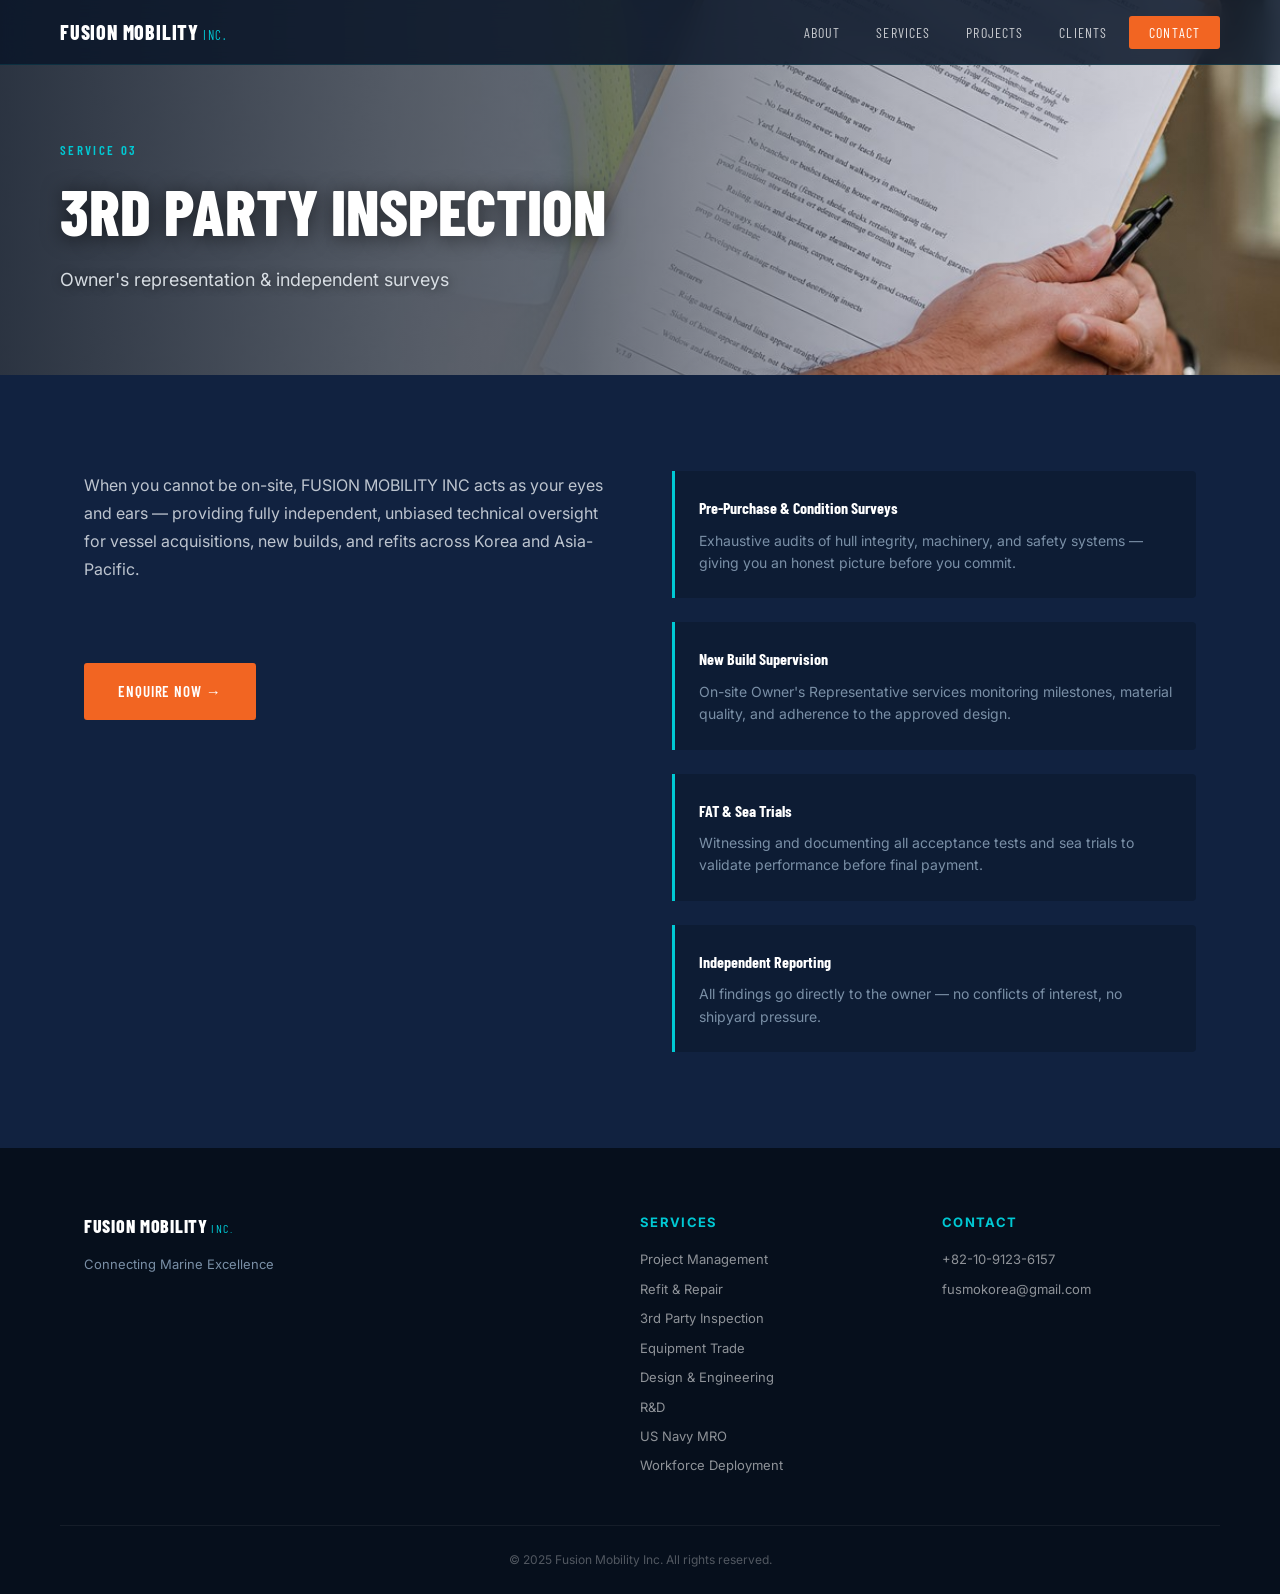
<file: services/03-inspection.html>
<!DOCTYPE html>
<html lang="en">
<head>
  <meta charset="UTF-8"/>
  <meta name="viewport" content="width=device-width, initial-scale=1.0"/>
  <title>3rd Party Inspection — Fusion Mobility Inc.</title>
  <link rel="stylesheet" href="../assets/css/style.css"/>
  <link rel="preconnect" href="https://fonts.googleapis.com"/>
  <link rel="preconnect" href="https://fonts.gstatic.com" crossorigin/>
  <link href="https://fonts.googleapis.com/css2?family=Barlow+Condensed:wght@400;600;700;800&family=Inter:wght@300;400;500;600&display=swap" rel="stylesheet"/>
</head>
<body>

  <header class="site-header" id="site-header">
    <nav class="nav-inner">
      <a href="../index.html" class="logo">
        <span class="logo-main">FUSION MOBILITY</span>
        <span class="logo-sub">INC.</span>
      </a>
      <button class="nav-toggle" id="navToggle" aria-label="Open menu">&#9776;</button>
      <ul class="nav-links" id="navLinks">
        <li><a href="../index.html#about">About</a></li>
        <li><a href="../index.html#services">Services</a></li>
        <li><a href="../projects.html">Projects</a></li>
        <li><a href="../index.html#clients">Clients</a></li>
        <li><a href="../contact.html" class="nav-cta">Contact</a></li>
      </ul>
    </nav>
  </header>

  <section class="page-hero" style="background-image: url('../assets/images/service03-bg.jpg');">
    <div class="page-hero-inner">
      <span class="service-num">SERVICE 03</span>
      <h1>3rd Party Inspection</h1>
      <p>Owner's representation &amp; independent surveys</p>
    </div>
  </section>

  <section class="service-detail-body">
    <div class="container">
      <div class="detail-grid">
        <div>
          <p class="detail-intro">When you cannot be on-site, FUSION MOBILITY INC acts as your eyes and ears — providing fully independent, unbiased technical oversight for vessel acquisitions, new builds, and refits across Korea and Asia-Pacific.</p>
          <a href="../contact.html" class="btn btn-primary detail-cta">Enquire Now →</a>
        </div>
        <div class="detail-points">
          <div class="detail-point">
            <h4>Pre-Purchase & Condition Surveys</h4>
            <p>Exhaustive audits of hull integrity, machinery, and safety systems — giving you an honest picture before you commit.</p>
          </div>
          <div class="detail-point">
            <h4>New Build Supervision</h4>
            <p>On-site Owner's Representative services monitoring milestones, material quality, and adherence to the approved design.</p>
          </div>
          <div class="detail-point">
            <h4>FAT & Sea Trials</h4>
            <p>Witnessing and documenting all acceptance tests and sea trials to validate performance before final payment.</p>
          </div>
          <div class="detail-point">
            <h4>Independent Reporting</h4>
            <p>All findings go directly to the owner — no conflicts of interest, no shipyard pressure.</p>
          </div>
        </div>
      </div>
    </div>
  </section>

  <footer class="site-footer">
    <div class="container footer-grid">
      <div class="footer-brand">
        <span class="logo-main">FUSION MOBILITY</span><span class="logo-sub"> INC.</span>
        <p>Connecting Marine Excellence</p>
      </div>
      <div class="footer-col">
        <strong>Services</strong>
        <ul>
          <li><a href="01-project-management.html">Project Management</a></li>
          <li><a href="02-refit-repair.html">Refit &amp; Repair</a></li>
          <li><a href="03-inspection.html">3rd Party Inspection</a></li>
          <li><a href="04-equipment.html">Equipment Trade</a></li>
          <li><a href="05-design.html">Design &amp; Engineering</a></li>
          <li><a href="06-rnd.html">R&amp;D</a></li>
          <li><a href="07-usnav.html">US Navy MRO</a></li>
          <li><a href="08-workforce.html">Workforce Deployment</a></li>
        </ul>
      </div>
      <div class="footer-col">
        <strong>Contact</strong>
        <ul>
          <li>+82-10-9123-6157</li>
          <li><a href="mailto:fusmokorea@gmail.com">fusmokorea@gmail.com</a></li>
        </ul>
      </div>
    </div>
    <div class="footer-bottom"><span>&copy; 2025 Fusion Mobility Inc. All rights reserved.</span></div>
  </footer>

  <script src="../assets/js/main.js"></script>
</body>
</html>
</file>
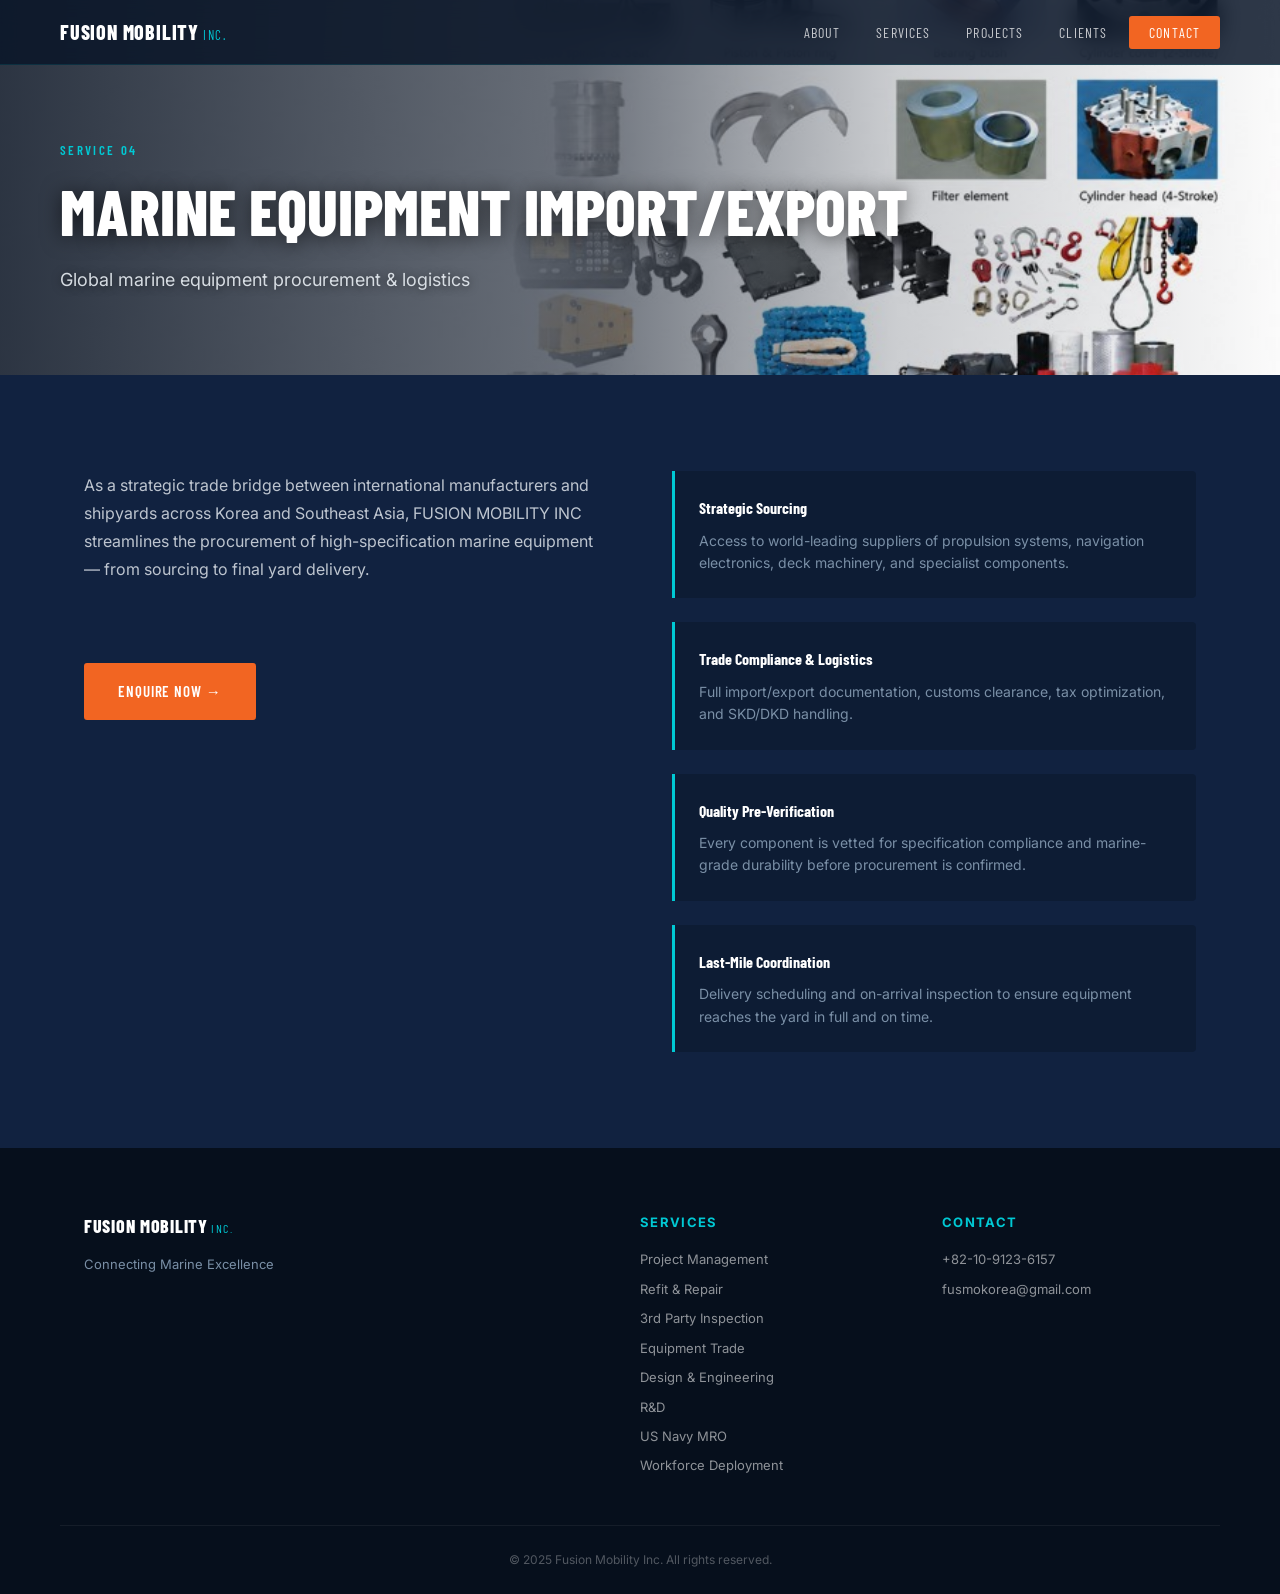
<file: services/04-equipment.html>
<!DOCTYPE html>
<html lang="en">
<head>
  <meta charset="UTF-8"/>
  <meta name="viewport" content="width=device-width, initial-scale=1.0"/>
  <title>Marine Equipment Import/Export — Fusion Mobility Inc.</title>
  <link rel="stylesheet" href="../assets/css/style.css"/>
  <link rel="preconnect" href="https://fonts.googleapis.com"/>
  <link rel="preconnect" href="https://fonts.gstatic.com" crossorigin/>
  <link href="https://fonts.googleapis.com/css2?family=Barlow+Condensed:wght@400;600;700;800&family=Inter:wght@300;400;500;600&display=swap" rel="stylesheet"/>
</head>
<body>

  <header class="site-header" id="site-header">
    <nav class="nav-inner">
      <a href="../index.html" class="logo">
        <span class="logo-main">FUSION MOBILITY</span>
        <span class="logo-sub">INC.</span>
      </a>
      <button class="nav-toggle" id="navToggle" aria-label="Open menu">&#9776;</button>
      <ul class="nav-links" id="navLinks">
        <li><a href="../index.html#about">About</a></li>
        <li><a href="../index.html#services">Services</a></li>
        <li><a href="../projects.html">Projects</a></li>
        <li><a href="../index.html#clients">Clients</a></li>
        <li><a href="../contact.html" class="nav-cta">Contact</a></li>
      </ul>
    </nav>
  </header>

  <section class="page-hero" style="background-image: url('../assets/images/service04-bg.jpg');">
    <div class="page-hero-inner">
      <span class="service-num">SERVICE 04</span>
      <h1>Marine Equipment Import/Export</h1>
      <p>Global marine equipment procurement &amp; logistics</p>
    </div>
  </section>

  <section class="service-detail-body">
    <div class="container">
      <div class="detail-grid">
        <div>
          <p class="detail-intro">As a strategic trade bridge between international manufacturers and shipyards across Korea and Southeast Asia, FUSION MOBILITY INC streamlines the procurement of high-specification marine equipment — from sourcing to final yard delivery.</p>
          <a href="../contact.html" class="btn btn-primary detail-cta">Enquire Now →</a>
        </div>
        <div class="detail-points">
          <div class="detail-point">
            <h4>Strategic Sourcing</h4>
            <p>Access to world-leading suppliers of propulsion systems, navigation electronics, deck machinery, and specialist components.</p>
          </div>
          <div class="detail-point">
            <h4>Trade Compliance & Logistics</h4>
            <p>Full import/export documentation, customs clearance, tax optimization, and SKD/DKD handling.</p>
          </div>
          <div class="detail-point">
            <h4>Quality Pre-Verification</h4>
            <p>Every component is vetted for specification compliance and marine-grade durability before procurement is confirmed.</p>
          </div>
          <div class="detail-point">
            <h4>Last-Mile Coordination</h4>
            <p>Delivery scheduling and on-arrival inspection to ensure equipment reaches the yard in full and on time.</p>
          </div>
        </div>
      </div>
    </div>
  </section>

  <footer class="site-footer">
    <div class="container footer-grid">
      <div class="footer-brand">
        <span class="logo-main">FUSION MOBILITY</span><span class="logo-sub"> INC.</span>
        <p>Connecting Marine Excellence</p>
      </div>
      <div class="footer-col">
        <strong>Services</strong>
        <ul>
          <li><a href="01-project-management.html">Project Management</a></li>
          <li><a href="02-refit-repair.html">Refit &amp; Repair</a></li>
          <li><a href="03-inspection.html">3rd Party Inspection</a></li>
          <li><a href="04-equipment.html">Equipment Trade</a></li>
          <li><a href="05-design.html">Design &amp; Engineering</a></li>
          <li><a href="06-rnd.html">R&amp;D</a></li>
          <li><a href="07-usnav.html">US Navy MRO</a></li>
          <li><a href="08-workforce.html">Workforce Deployment</a></li>
        </ul>
      </div>
      <div class="footer-col">
        <strong>Contact</strong>
        <ul>
          <li>+82-10-9123-6157</li>
          <li><a href="mailto:fusmokorea@gmail.com">fusmokorea@gmail.com</a></li>
        </ul>
      </div>
    </div>
    <div class="footer-bottom"><span>&copy; 2025 Fusion Mobility Inc. All rights reserved.</span></div>
  </footer>

  <script src="../assets/js/main.js"></script>
</body>
</html>
</file>
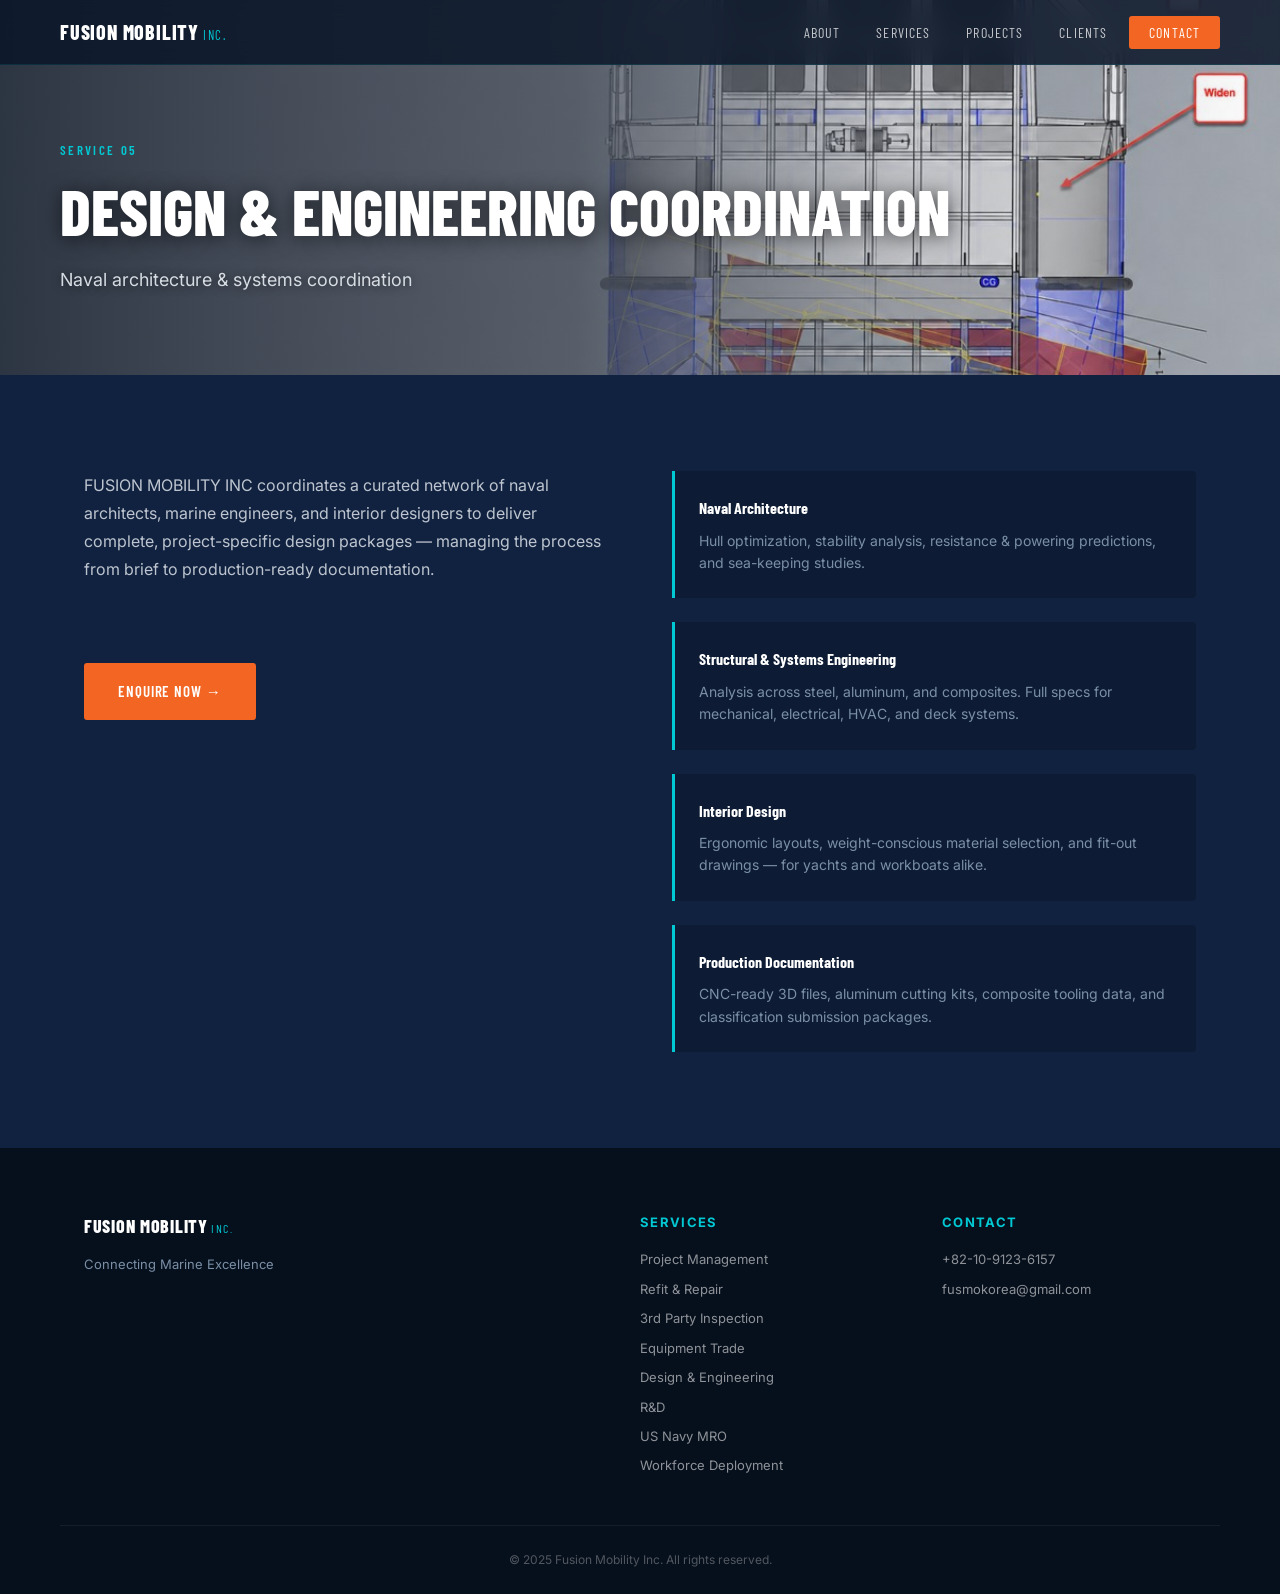
<file: services/05-design.html>
<!DOCTYPE html>
<html lang="en">
<head>
  <meta charset="UTF-8"/>
  <meta name="viewport" content="width=device-width, initial-scale=1.0"/>
  <title>Design & Engineering Coordination — Fusion Mobility Inc.</title>
  <link rel="stylesheet" href="../assets/css/style.css"/>
  <link rel="preconnect" href="https://fonts.googleapis.com"/>
  <link rel="preconnect" href="https://fonts.gstatic.com" crossorigin/>
  <link href="https://fonts.googleapis.com/css2?family=Barlow+Condensed:wght@400;600;700;800&family=Inter:wght@300;400;500;600&display=swap" rel="stylesheet"/>
</head>
<body>

  <header class="site-header" id="site-header">
    <nav class="nav-inner">
      <a href="../index.html" class="logo">
        <span class="logo-main">FUSION MOBILITY</span>
        <span class="logo-sub">INC.</span>
      </a>
      <button class="nav-toggle" id="navToggle" aria-label="Open menu">&#9776;</button>
      <ul class="nav-links" id="navLinks">
        <li><a href="../index.html#about">About</a></li>
        <li><a href="../index.html#services">Services</a></li>
        <li><a href="../projects.html">Projects</a></li>
        <li><a href="../index.html#clients">Clients</a></li>
        <li><a href="../contact.html" class="nav-cta">Contact</a></li>
      </ul>
    </nav>
  </header>

  <section class="page-hero" style="background-image: url('../assets/images/service05-bg.jpg');">
    <div class="page-hero-inner">
      <span class="service-num">SERVICE 05</span>
      <h1>Design & Engineering Coordination</h1>
      <p>Naval architecture &amp; systems coordination</p>
    </div>
  </section>

  <section class="service-detail-body">
    <div class="container">
      <div class="detail-grid">
        <div>
          <p class="detail-intro">FUSION MOBILITY INC coordinates a curated network of naval architects, marine engineers, and interior designers to deliver complete, project-specific design packages — managing the process from brief to production-ready documentation.</p>
          <a href="../contact.html" class="btn btn-primary detail-cta">Enquire Now →</a>
        </div>
        <div class="detail-points">
          <div class="detail-point">
            <h4>Naval Architecture</h4>
            <p>Hull optimization, stability analysis, resistance & powering predictions, and sea-keeping studies.</p>
          </div>
          <div class="detail-point">
            <h4>Structural & Systems Engineering</h4>
            <p>Analysis across steel, aluminum, and composites. Full specs for mechanical, electrical, HVAC, and deck systems.</p>
          </div>
          <div class="detail-point">
            <h4>Interior Design</h4>
            <p>Ergonomic layouts, weight-conscious material selection, and fit-out drawings — for yachts and workboats alike.</p>
          </div>
          <div class="detail-point">
            <h4>Production Documentation</h4>
            <p>CNC-ready 3D files, aluminum cutting kits, composite tooling data, and classification submission packages.</p>
          </div>
        </div>
      </div>
    </div>
  </section>

  <footer class="site-footer">
    <div class="container footer-grid">
      <div class="footer-brand">
        <span class="logo-main">FUSION MOBILITY</span><span class="logo-sub"> INC.</span>
        <p>Connecting Marine Excellence</p>
      </div>
      <div class="footer-col">
        <strong>Services</strong>
        <ul>
          <li><a href="01-project-management.html">Project Management</a></li>
          <li><a href="02-refit-repair.html">Refit &amp; Repair</a></li>
          <li><a href="03-inspection.html">3rd Party Inspection</a></li>
          <li><a href="04-equipment.html">Equipment Trade</a></li>
          <li><a href="05-design.html">Design &amp; Engineering</a></li>
          <li><a href="06-rnd.html">R&amp;D</a></li>
          <li><a href="07-usnav.html">US Navy MRO</a></li>
          <li><a href="08-workforce.html">Workforce Deployment</a></li>
        </ul>
      </div>
      <div class="footer-col">
        <strong>Contact</strong>
        <ul>
          <li>+82-10-9123-6157</li>
          <li><a href="mailto:fusmokorea@gmail.com">fusmokorea@gmail.com</a></li>
        </ul>
      </div>
    </div>
    <div class="footer-bottom"><span>&copy; 2025 Fusion Mobility Inc. All rights reserved.</span></div>
  </footer>

  <script src="../assets/js/main.js"></script>
</body>
</html>
</file>
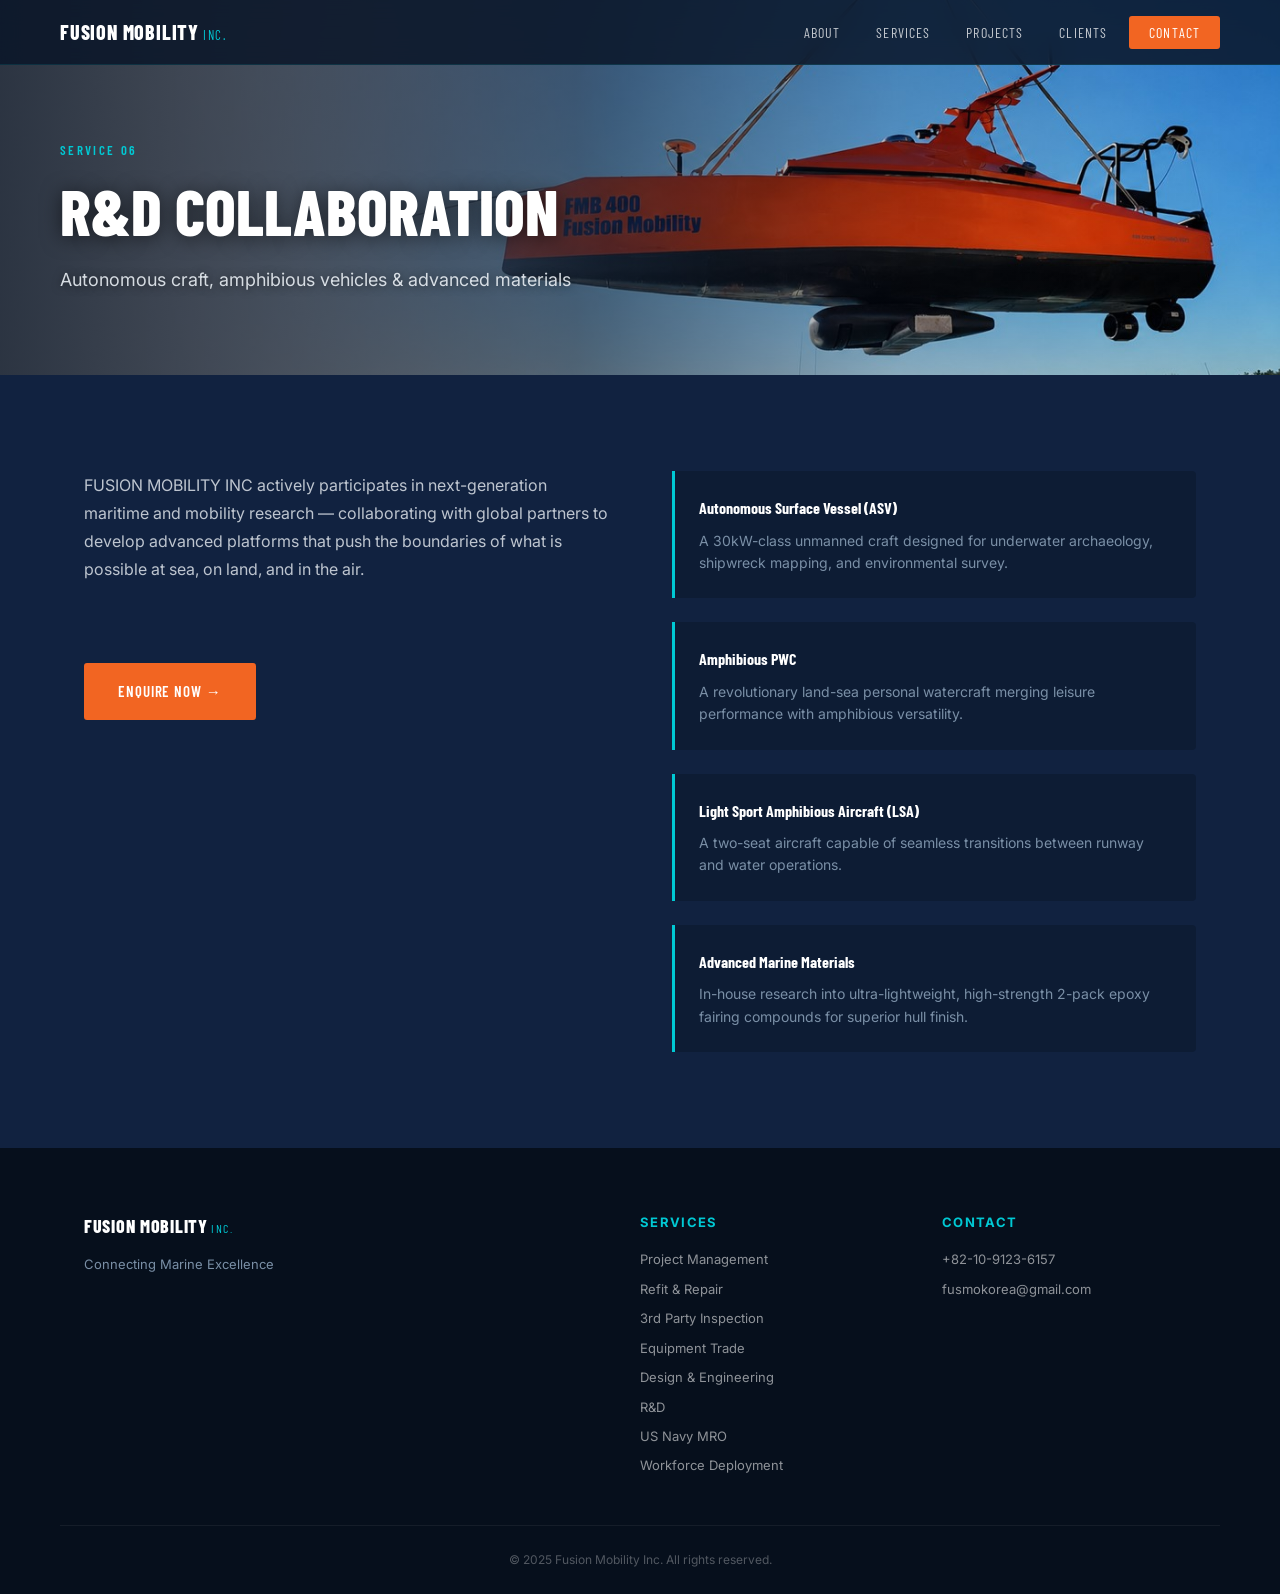
<file: services/06-rnd.html>
<!DOCTYPE html>
<html lang="en">
<head>
  <meta charset="UTF-8"/>
  <meta name="viewport" content="width=device-width, initial-scale=1.0"/>
  <title>R&D Collaboration — Fusion Mobility Inc.</title>
  <link rel="stylesheet" href="../assets/css/style.css"/>
  <link rel="preconnect" href="https://fonts.googleapis.com"/>
  <link rel="preconnect" href="https://fonts.gstatic.com" crossorigin/>
  <link href="https://fonts.googleapis.com/css2?family=Barlow+Condensed:wght@400;600;700;800&family=Inter:wght@300;400;500;600&display=swap" rel="stylesheet"/>
</head>
<body>

  <header class="site-header" id="site-header">
    <nav class="nav-inner">
      <a href="../index.html" class="logo">
        <span class="logo-main">FUSION MOBILITY</span>
        <span class="logo-sub">INC.</span>
      </a>
      <button class="nav-toggle" id="navToggle" aria-label="Open menu">&#9776;</button>
      <ul class="nav-links" id="navLinks">
        <li><a href="../index.html#about">About</a></li>
        <li><a href="../index.html#services">Services</a></li>
        <li><a href="../projects.html">Projects</a></li>
        <li><a href="../index.html#clients">Clients</a></li>
        <li><a href="../contact.html" class="nav-cta">Contact</a></li>
      </ul>
    </nav>
  </header>

  <section class="page-hero" style="background-image: url('../assets/images/service06-bg.jpg');">
    <div class="page-hero-inner">
      <span class="service-num">SERVICE 06</span>
      <h1>R&D Collaboration</h1>
      <p>Autonomous craft, amphibious vehicles &amp; advanced materials</p>
    </div>
  </section>

  <section class="service-detail-body">
    <div class="container">
      <div class="detail-grid">
        <div>
          <p class="detail-intro">FUSION MOBILITY INC actively participates in next-generation maritime and mobility research — collaborating with global partners to develop advanced platforms that push the boundaries of what is possible at sea, on land, and in the air.</p>
          <a href="../contact.html" class="btn btn-primary detail-cta">Enquire Now →</a>
        </div>
        <div class="detail-points">
          <div class="detail-point">
            <h4>Autonomous Surface Vessel (ASV)</h4>
            <p>A 30kW-class unmanned craft designed for underwater archaeology, shipwreck mapping, and environmental survey.</p>
          </div>
          <div class="detail-point">
            <h4>Amphibious PWC</h4>
            <p>A revolutionary land-sea personal watercraft merging leisure performance with amphibious versatility.</p>
          </div>
          <div class="detail-point">
            <h4>Light Sport Amphibious Aircraft (LSA)</h4>
            <p>A two-seat aircraft capable of seamless transitions between runway and water operations.</p>
          </div>
          <div class="detail-point">
            <h4>Advanced Marine Materials</h4>
            <p>In-house research into ultra-lightweight, high-strength 2-pack epoxy fairing compounds for superior hull finish.</p>
          </div>
        </div>
      </div>
    </div>
  </section>

  <footer class="site-footer">
    <div class="container footer-grid">
      <div class="footer-brand">
        <span class="logo-main">FUSION MOBILITY</span><span class="logo-sub"> INC.</span>
        <p>Connecting Marine Excellence</p>
      </div>
      <div class="footer-col">
        <strong>Services</strong>
        <ul>
          <li><a href="01-project-management.html">Project Management</a></li>
          <li><a href="02-refit-repair.html">Refit &amp; Repair</a></li>
          <li><a href="03-inspection.html">3rd Party Inspection</a></li>
          <li><a href="04-equipment.html">Equipment Trade</a></li>
          <li><a href="05-design.html">Design &amp; Engineering</a></li>
          <li><a href="06-rnd.html">R&amp;D</a></li>
          <li><a href="07-usnav.html">US Navy MRO</a></li>
          <li><a href="08-workforce.html">Workforce Deployment</a></li>
        </ul>
      </div>
      <div class="footer-col">
        <strong>Contact</strong>
        <ul>
          <li>+82-10-9123-6157</li>
          <li><a href="mailto:fusmokorea@gmail.com">fusmokorea@gmail.com</a></li>
        </ul>
      </div>
    </div>
    <div class="footer-bottom"><span>&copy; 2025 Fusion Mobility Inc. All rights reserved.</span></div>
  </footer>

  <script src="../assets/js/main.js"></script>
</body>
</html>
</file>
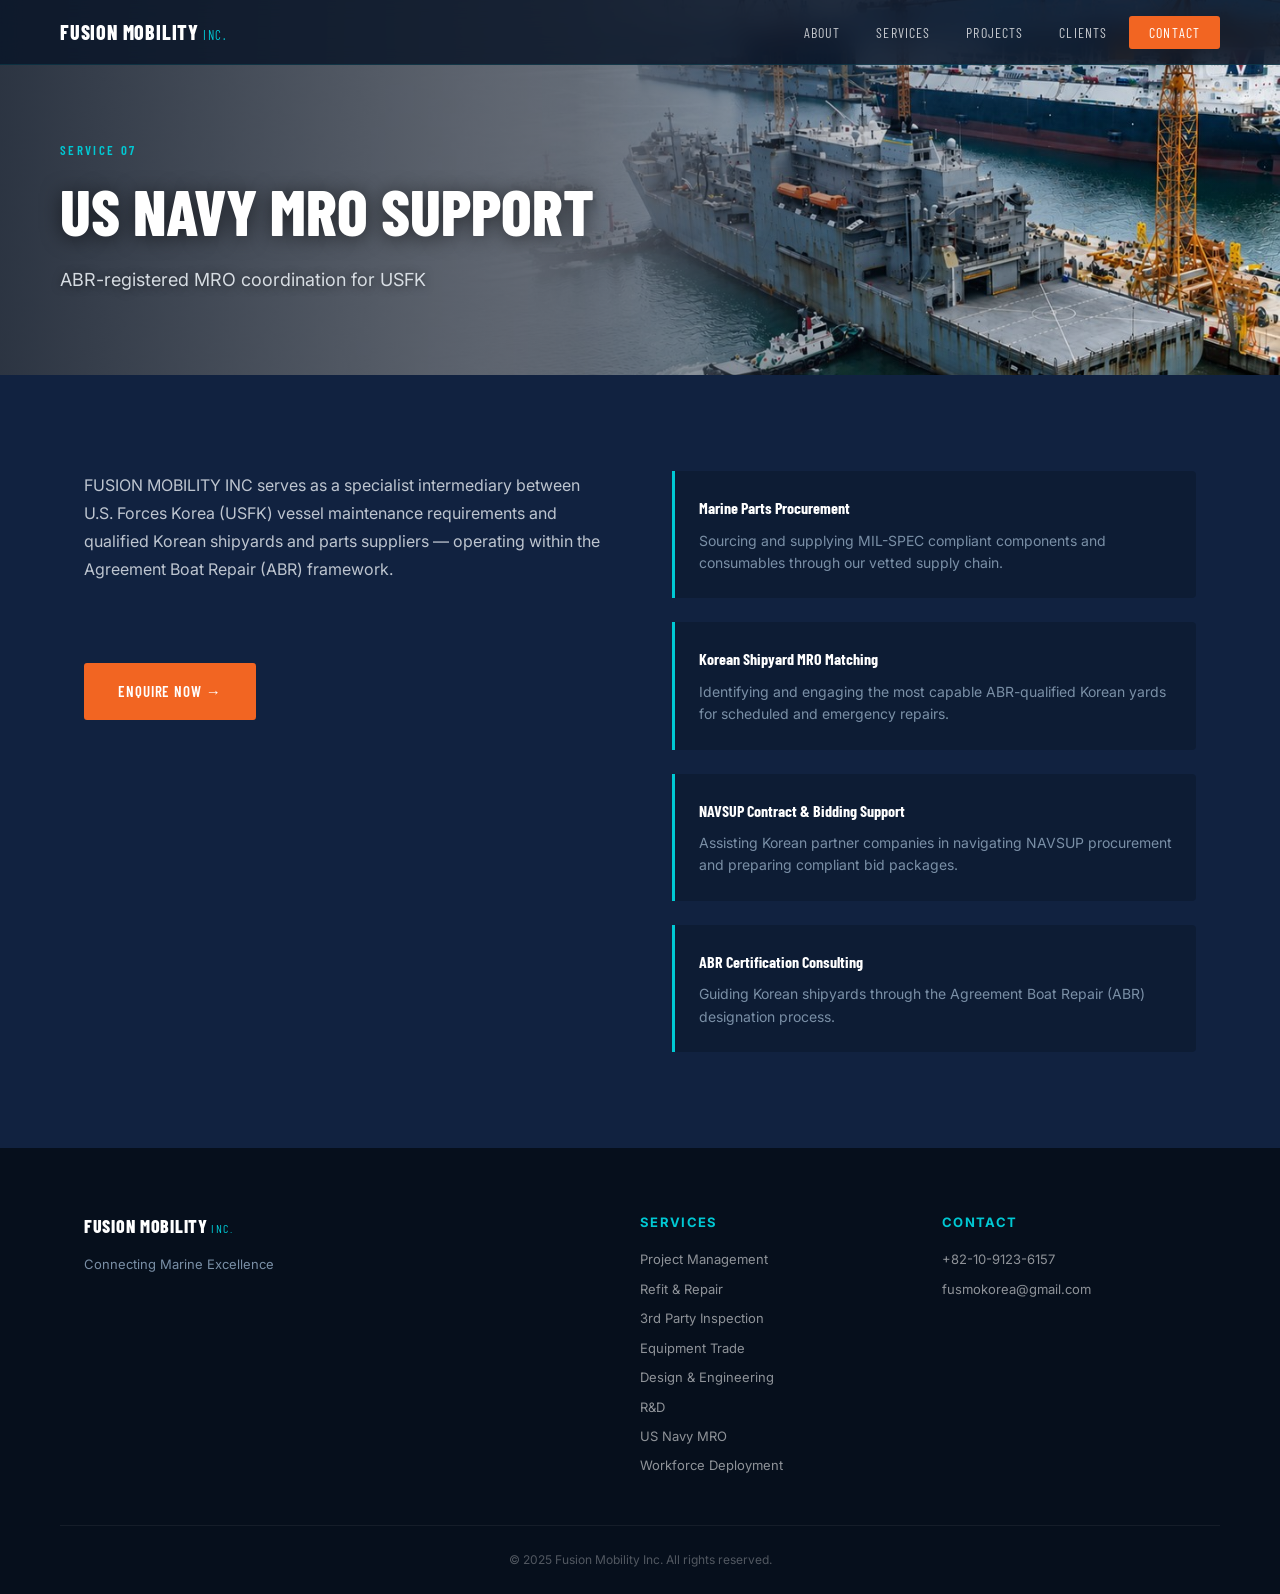
<file: services/07-usnav.html>
<!DOCTYPE html>
<html lang="en">
<head>
  <meta charset="UTF-8"/>
  <meta name="viewport" content="width=device-width, initial-scale=1.0"/>
  <title>US Navy MRO Support — Fusion Mobility Inc.</title>
  <link rel="stylesheet" href="../assets/css/style.css"/>
  <link rel="preconnect" href="https://fonts.googleapis.com"/>
  <link rel="preconnect" href="https://fonts.gstatic.com" crossorigin/>
  <link href="https://fonts.googleapis.com/css2?family=Barlow+Condensed:wght@400;600;700;800&family=Inter:wght@300;400;500;600&display=swap" rel="stylesheet"/>
</head>
<body>

  <header class="site-header" id="site-header">
    <nav class="nav-inner">
      <a href="../index.html" class="logo">
        <span class="logo-main">FUSION MOBILITY</span>
        <span class="logo-sub">INC.</span>
      </a>
      <button class="nav-toggle" id="navToggle" aria-label="Open menu">&#9776;</button>
      <ul class="nav-links" id="navLinks">
        <li><a href="../index.html#about">About</a></li>
        <li><a href="../index.html#services">Services</a></li>
        <li><a href="../projects.html">Projects</a></li>
        <li><a href="../index.html#clients">Clients</a></li>
        <li><a href="../contact.html" class="nav-cta">Contact</a></li>
      </ul>
    </nav>
  </header>

  <section class="page-hero" style="background-image: url('../assets/images/service07-bg.jpg');">
    <div class="page-hero-inner">
      <span class="service-num">SERVICE 07</span>
      <h1>US Navy MRO Support</h1>
      <p>ABR-registered MRO coordination for USFK</p>
    </div>
  </section>

  <section class="service-detail-body">
    <div class="container">
      <div class="detail-grid">
        <div>
          <p class="detail-intro">FUSION MOBILITY INC serves as a specialist intermediary between U.S. Forces Korea (USFK) vessel maintenance requirements and qualified Korean shipyards and parts suppliers — operating within the Agreement Boat Repair (ABR) framework.</p>
          <a href="../contact.html" class="btn btn-primary detail-cta">Enquire Now →</a>
        </div>
        <div class="detail-points">
          <div class="detail-point">
            <h4>Marine Parts Procurement</h4>
            <p>Sourcing and supplying MIL-SPEC compliant components and consumables through our vetted supply chain.</p>
          </div>
          <div class="detail-point">
            <h4>Korean Shipyard MRO Matching</h4>
            <p>Identifying and engaging the most capable ABR-qualified Korean yards for scheduled and emergency repairs.</p>
          </div>
          <div class="detail-point">
            <h4>NAVSUP Contract & Bidding Support</h4>
            <p>Assisting Korean partner companies in navigating NAVSUP procurement and preparing compliant bid packages.</p>
          </div>
          <div class="detail-point">
            <h4>ABR Certification Consulting</h4>
            <p>Guiding Korean shipyards through the Agreement Boat Repair (ABR) designation process.</p>
          </div>
        </div>
      </div>
    </div>
  </section>

  <footer class="site-footer">
    <div class="container footer-grid">
      <div class="footer-brand">
        <span class="logo-main">FUSION MOBILITY</span><span class="logo-sub"> INC.</span>
        <p>Connecting Marine Excellence</p>
      </div>
      <div class="footer-col">
        <strong>Services</strong>
        <ul>
          <li><a href="01-project-management.html">Project Management</a></li>
          <li><a href="02-refit-repair.html">Refit &amp; Repair</a></li>
          <li><a href="03-inspection.html">3rd Party Inspection</a></li>
          <li><a href="04-equipment.html">Equipment Trade</a></li>
          <li><a href="05-design.html">Design &amp; Engineering</a></li>
          <li><a href="06-rnd.html">R&amp;D</a></li>
          <li><a href="07-usnav.html">US Navy MRO</a></li>
          <li><a href="08-workforce.html">Workforce Deployment</a></li>
        </ul>
      </div>
      <div class="footer-col">
        <strong>Contact</strong>
        <ul>
          <li>+82-10-9123-6157</li>
          <li><a href="mailto:fusmokorea@gmail.com">fusmokorea@gmail.com</a></li>
        </ul>
      </div>
    </div>
    <div class="footer-bottom"><span>&copy; 2025 Fusion Mobility Inc. All rights reserved.</span></div>
  </footer>

  <script src="../assets/js/main.js"></script>
</body>
</html>
</file>
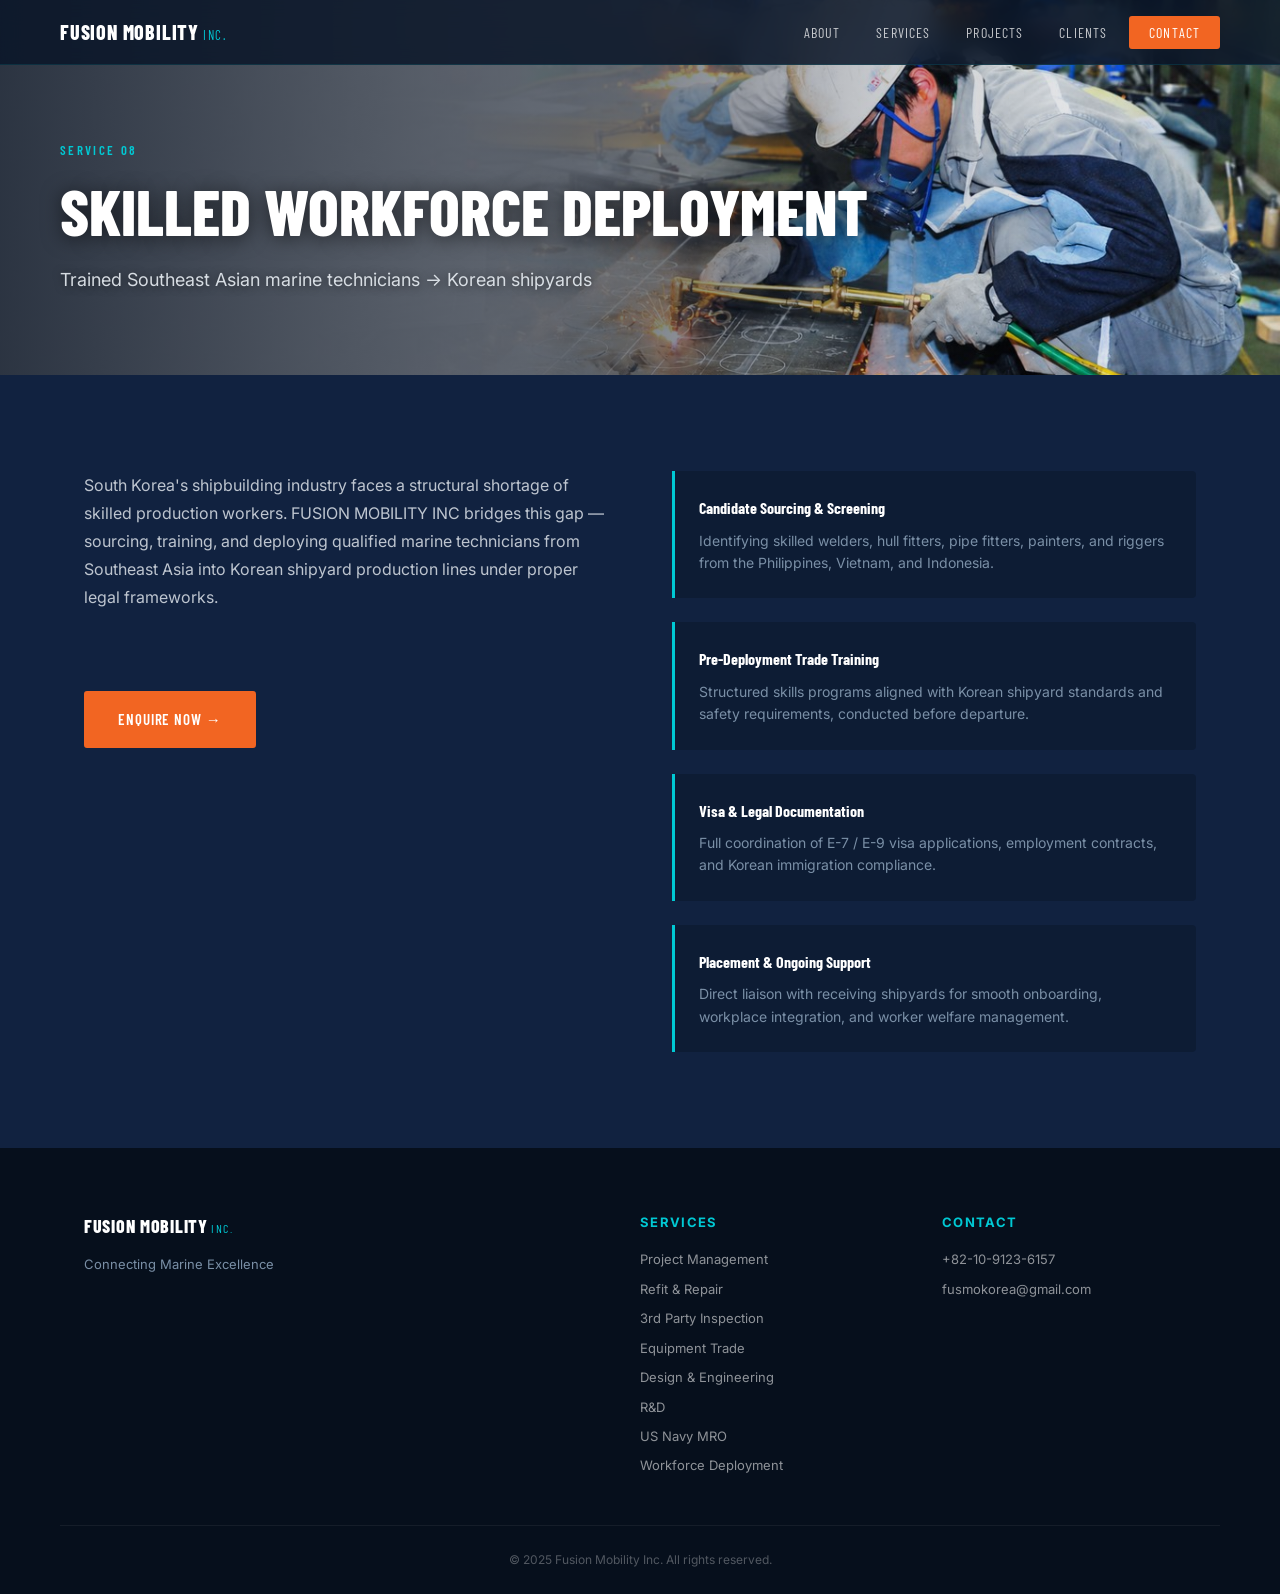
<file: services/08-workforce.html>
<!DOCTYPE html>
<html lang="en">
<head>
  <meta charset="UTF-8"/>
  <meta name="viewport" content="width=device-width, initial-scale=1.0"/>
  <title>Skilled Workforce Deployment — Fusion Mobility Inc.</title>
  <link rel="stylesheet" href="../assets/css/style.css"/>
  <link rel="preconnect" href="https://fonts.googleapis.com"/>
  <link rel="preconnect" href="https://fonts.gstatic.com" crossorigin/>
  <link href="https://fonts.googleapis.com/css2?family=Barlow+Condensed:wght@400;600;700;800&family=Inter:wght@300;400;500;600&display=swap" rel="stylesheet"/>
</head>
<body>

  <header class="site-header" id="site-header">
    <nav class="nav-inner">
      <a href="../index.html" class="logo">
        <span class="logo-main">FUSION MOBILITY</span>
        <span class="logo-sub">INC.</span>
      </a>
      <button class="nav-toggle" id="navToggle" aria-label="Open menu">&#9776;</button>
      <ul class="nav-links" id="navLinks">
        <li><a href="../index.html#about">About</a></li>
        <li><a href="../index.html#services">Services</a></li>
        <li><a href="../projects.html">Projects</a></li>
        <li><a href="../index.html#clients">Clients</a></li>
        <li><a href="../contact.html" class="nav-cta">Contact</a></li>
      </ul>
    </nav>
  </header>

  <section class="page-hero" style="background-image: url('../assets/images/service08-bg.jpg');">
    <div class="page-hero-inner">
      <span class="service-num">SERVICE 08</span>
      <h1>Skilled Workforce Deployment</h1>
      <p>Trained Southeast Asian marine technicians → Korean shipyards</p>
    </div>
  </section>

  <section class="service-detail-body">
    <div class="container">
      <div class="detail-grid">
        <div>
          <p class="detail-intro">South Korea's shipbuilding industry faces a structural shortage of skilled production workers. FUSION MOBILITY INC bridges this gap — sourcing, training, and deploying qualified marine technicians from Southeast Asia into Korean shipyard production lines under proper legal frameworks.</p>
          <a href="../contact.html" class="btn btn-primary detail-cta">Enquire Now →</a>
        </div>
        <div class="detail-points">
          <div class="detail-point">
            <h4>Candidate Sourcing & Screening</h4>
            <p>Identifying skilled welders, hull fitters, pipe fitters, painters, and riggers from the Philippines, Vietnam, and Indonesia.</p>
          </div>
          <div class="detail-point">
            <h4>Pre-Deployment Trade Training</h4>
            <p>Structured skills programs aligned with Korean shipyard standards and safety requirements, conducted before departure.</p>
          </div>
          <div class="detail-point">
            <h4>Visa & Legal Documentation</h4>
            <p>Full coordination of E-7 / E-9 visa applications, employment contracts, and Korean immigration compliance.</p>
          </div>
          <div class="detail-point">
            <h4>Placement & Ongoing Support</h4>
            <p>Direct liaison with receiving shipyards for smooth onboarding, workplace integration, and worker welfare management.</p>
          </div>
        </div>
      </div>
    </div>
  </section>

  <footer class="site-footer">
    <div class="container footer-grid">
      <div class="footer-brand">
        <span class="logo-main">FUSION MOBILITY</span><span class="logo-sub"> INC.</span>
        <p>Connecting Marine Excellence</p>
      </div>
      <div class="footer-col">
        <strong>Services</strong>
        <ul>
          <li><a href="01-project-management.html">Project Management</a></li>
          <li><a href="02-refit-repair.html">Refit &amp; Repair</a></li>
          <li><a href="03-inspection.html">3rd Party Inspection</a></li>
          <li><a href="04-equipment.html">Equipment Trade</a></li>
          <li><a href="05-design.html">Design &amp; Engineering</a></li>
          <li><a href="06-rnd.html">R&amp;D</a></li>
          <li><a href="07-usnav.html">US Navy MRO</a></li>
          <li><a href="08-workforce.html">Workforce Deployment</a></li>
        </ul>
      </div>
      <div class="footer-col">
        <strong>Contact</strong>
        <ul>
          <li>+82-10-9123-6157</li>
          <li><a href="mailto:fusmokorea@gmail.com">fusmokorea@gmail.com</a></li>
        </ul>
      </div>
    </div>
    <div class="footer-bottom"><span>&copy; 2025 Fusion Mobility Inc. All rights reserved.</span></div>
  </footer>

  <script src="../assets/js/main.js"></script>
</body>
</html>
</file>
<file: assets/css/style.css>
/* =============================================
   FUSION MOBILITY INC — Main Stylesheet
   ============================================= */

*, *::before, *::after { box-sizing: border-box; margin: 0; padding: 0; }

:root {
  --navy:   #0A1628;
  --deep:   #112240;
  --cyan:   #00C9D4;
  --orange: #F26522;
  --light:  #E8EDF3;
  --muted:  #7A8FA6;
  --white:  #FFFFFF;
  --font-display: 'Barlow Condensed', sans-serif;
  --font-body:    'Inter', sans-serif;
  --max-w: 1160px;
  --section-pad: 96px;
}

html { scroll-behavior: smooth; }

body {
  font-family: var(--font-body);
  background: var(--navy);
  color: var(--light);
  line-height: 1.65;
  font-size: 16px;
}

a { color: inherit; text-decoration: none; }

.container { max-width: var(--max-w); margin: 0 auto; padding: 0 24px; }
.section    { padding: var(--section-pad) 0; }
.section-label {
  font-family: var(--font-display);
  font-size: 13px;
  letter-spacing: 0.18em;
  text-transform: uppercase;
  color: var(--cyan);
  margin-bottom: 12px;
}
.section-title {
  font-family: var(--font-display);
  font-size: clamp(32px, 5vw, 52px);
  font-weight: 700;
  line-height: 1.1;
  color: var(--white);
  margin-bottom: 48px;
}

/* ── BUTTONS ── */
.btn {
  display: inline-block;
  font-family: var(--font-display);
  font-weight: 600;
  font-size: 15px;
  letter-spacing: 0.06em;
  text-transform: uppercase;
  padding: 14px 32px;
  border-radius: 3px;
  transition: all 0.2s;
  cursor: pointer;
  border: 2px solid transparent;
}
.btn-primary { background: var(--orange); color: var(--white); border-color: var(--orange); }
.btn-primary:hover { background: #d9531c; border-color: #d9531c; transform: translateY(-1px); }
.btn-ghost { background: transparent; color: var(--white); border-color: rgba(255,255,255,0.5); }
.btn-ghost:hover { border-color: var(--cyan); color: var(--cyan); transform: translateY(-1px); }

/* ── HEADER ── */
.site-header {
  position: fixed;
  top: 0; left: 0; right: 0;
  z-index: 100;
  padding: 0 24px;
  background: rgba(10,22,40,0.88);
  backdrop-filter: blur(12px);
  border-bottom: 1px solid rgba(0,201,212,0.12);
  transition: background 0.3s;
}
.nav-inner {
  max-width: var(--max-w);
  margin: 0 auto;
  height: 64px;
  display: flex;
  align-items: center;
  justify-content: space-between;
}
.logo { display: flex; align-items: baseline; gap: 4px; }
.logo-main { font-family: var(--font-display); font-weight: 800; font-size: 20px; letter-spacing: 0.04em; color: var(--white); }
.logo-sub  { font-family: var(--font-display); font-size: 13px; color: var(--cyan); letter-spacing: 0.12em; }
.nav-links { list-style: none; display: flex; gap: 8px; align-items: center; }
.nav-links a {
  font-family: var(--font-display);
  font-size: 14px;
  letter-spacing: 0.08em;
  text-transform: uppercase;
  color: rgba(255,255,255,0.75);
  padding: 8px 14px;
  border-radius: 3px;
  transition: color 0.2s;
}
.nav-links a:hover { color: var(--cyan); }
.nav-cta { background: var(--orange) !important; color: var(--white) !important; padding: 8px 20px !important; }
.nav-cta:hover { background: #d9531c !important; }
.nav-toggle { display: none; background: none; border: none; color: var(--white); font-size: 24px; cursor: pointer; }

/* ── HERO ── */
.hero {
  min-height: 100vh;
  background: url('../images/hero-bg.jpg') center/cover no-repeat;
  display: flex;
  flex-direction: column;
  justify-content: center;
  padding: 120px 24px 80px;
  position: relative;
  overflow: hidden;
}
/* 좌측만 어둡게, 우측 이미지 선명하게 */
.hero::before {
  content: '';
  position: absolute;
  inset: 0;
  background: linear-gradient(
    to right,
    rgba(8,18,34,0.88) 0%,
    rgba(8,18,34,0.65) 38%,
    rgba(8,18,34,0.18) 62%,
    transparent 100%
  );
  z-index: 0;
  pointer-events: none;
}
.hero-bg-lines { display: none; }
.hero-content {
  max-width: var(--max-w);
  margin: 0 auto;
  width: 100%;
  position: relative;
  z-index: 1;
}
.hero-eyebrow {
  font-family: var(--font-display);
  font-size: 13px;
  letter-spacing: 0.2em;
  text-transform: uppercase;
  color: var(--cyan);
  margin-bottom: 20px;
}
.hero-title {
  font-family: var(--font-display);
  font-size: clamp(48px, 8vw, 90px);
  font-weight: 800;
  line-height: 1.0;
  color: var(--white);
  margin-bottom: 28px;
  text-transform: uppercase;
  text-shadow: 0 2px 24px rgba(0,0,0,0.5);
  max-width: 700px;
}
.hero-accent { color: var(--cyan); }
.hero-sub {
  font-size: 18px;
  color: rgba(232,237,243,0.90);
  margin-bottom: 40px;
  max-width: 480px;
  line-height: 1.7;
  text-shadow: 0 1px 10px rgba(0,0,0,0.6);
}
.hero-actions { display: flex; gap: 16px; flex-wrap: wrap; }

/* ── STATS HOVER ── */
.hero-stats {
  max-width: var(--max-w);
  margin: 60px auto 0;
  width: 100%;
  display: grid;
  grid-template-columns: repeat(4, 1fr);
  gap: 1px;
  background: rgba(0,201,212,0.20);
  border: 1px solid rgba(0,201,212,0.20);
  border-radius: 4px;
  position: relative;
  z-index: 1;
}
.stat {
  background: rgba(10,22,40,0.82);
  backdrop-filter: blur(8px);
  padding: 28px 20px;
  display: flex;
  flex-direction: column;
  align-items: center;
  gap: 6px;
  cursor: default;
  transition: background 0.3s, transform 0.3s;
  position: relative;
  overflow: hidden;
}
.stat::before {
  content: '';
  position: absolute;
  bottom: 0; left: 0; right: 0;
  height: 3px;
  background: var(--cyan);
  transform: scaleX(0);
  transition: transform 0.3s ease;
}
.stat:hover { background: rgba(0,201,212,0.14); transform: translateY(-4px); }
.stat:hover::before { transform: scaleX(1); }
.stat-num {
  font-family: var(--font-display);
  font-size: 44px;
  font-weight: 700;
  color: var(--cyan);
  line-height: 1;
  transition: color 0.3s, transform 0.3s;
}
.stat:hover .stat-num { color: var(--white); transform: scale(1.08); }
.stat-label {
  font-size: 12px;
  text-transform: uppercase;
  letter-spacing: 0.12em;
  color: var(--muted);
  transition: color 0.3s;
}
.stat:hover .stat-label { color: var(--cyan); }

/* ── ABOUT — 배경 이미지 선명하게 ── */
.about {
  background: url('../images/about-bg.jpg') center/cover no-repeat;
  position: relative;
}
.about::before {
  content: '';
  position: absolute;
  inset: 0;
  background: rgba(8,18,34,0.60);  /* 60%만 — 이미지 보임 */
  z-index: 0;
}
.about .container { position: relative; z-index: 1; }
.about-grid { display: grid; grid-template-columns: 1fr 1fr; gap: 64px; align-items: start; }
.about-text p { color: rgba(232,237,243,0.90); margin-bottom: 20px; font-size: 16px; }
.about-certs { display: flex; flex-direction: column; gap: 20px; }
.cert-item {
  display: flex; gap: 16px; align-items: flex-start;
  padding: 20px;
  background: rgba(8,18,34,0.55);
  border: 1px solid rgba(0,201,212,0.20);
  border-radius: 4px;
  transition: border-color 0.25s, background 0.25s;
}
.cert-item:hover { border-color: var(--cyan); background: rgba(0,201,212,0.10); }
.cert-track { border-color: rgba(242,101,34,0.30); }
.cert-track:hover { border-color: var(--orange); background: rgba(242,101,34,0.08); }
.cert-icon { font-size: 20px; color: var(--cyan); flex-shrink: 0; margin-top: 2px; }
.cert-item strong { display: block; font-size: 14px; font-weight: 600; color: var(--white); margin-bottom: 2px; }
.cert-item span { font-size: 13px; color: var(--muted); }

/* ── SERVICES — 배경 이미지 선명하게 ── */
.services {
  background: url('../images/service-bg.jpg') center/cover no-repeat;
  position: relative;
}
.services::before {
  content: '';
  position: absolute;
  inset: 0;
  background: rgba(8,18,34,0.70);  /* 70%만 */
  z-index: 0;
}
.services .container { position: relative; z-index: 1; }
.services-grid {
  display: grid; grid-template-columns: repeat(4, 1fr);
  gap: 1px; background: rgba(0,201,212,0.10);
  border: 1px solid rgba(0,201,212,0.10);
  border-radius: 4px; overflow: hidden;
}
.service-card {
  background: rgba(8,18,34,0.70);
  padding: 32px 24px;
  display: flex; flex-direction: column; gap: 10px;
  transition: background 0.25s, transform 0.25s;
}
.service-card:hover { background: rgba(0,201,212,0.12); transform: translateY(-3px); }
.service-num { font-family: var(--font-display); font-size: 13px; letter-spacing: 0.12em; color: var(--cyan); font-weight: 600; }
.service-card h3 { font-family: var(--font-display); font-size: 20px; font-weight: 700; color: var(--white); line-height: 1.2; }
.service-card p { font-size: 13px; color: rgba(232,237,243,0.75); line-height: 1.55; flex: 1; }
.card-arrow { font-size: 18px; color: var(--orange); transition: transform 0.25s; }
.service-card:hover .card-arrow { transform: translateX(5px); }

/* ── CLIENTS ── */
.clients { background: var(--deep); }
.clients-grid { display: grid; grid-template-columns: repeat(3, 1fr); gap: 16px; }
.client-item {
  background: rgba(10,22,40,0.6);
  border: 1px solid rgba(0,201,212,0.12);
  border-radius: 4px; padding: 28px 24px;
  font-family: var(--font-display); font-size: 20px; font-weight: 600;
  color: var(--white); text-align: center; letter-spacing: 0.03em;
  transition: border-color 0.25s, background 0.25s, transform 0.25s;
}
.client-item:hover { border-color: var(--cyan); background: rgba(0,201,212,0.07); transform: translateY(-3px); }

/* ── CTA STRIP ── */
.cta-strip { background: linear-gradient(135deg, var(--orange) 0%, #c44d0f 100%); padding: 64px 24px; }
.cta-inner { display: flex; align-items: center; justify-content: space-between; gap: 32px; flex-wrap: wrap; }
.cta-inner h2 { font-family: var(--font-display); font-size: clamp(24px, 4vw, 40px); font-weight: 700; color: var(--white); }
.cta-strip .btn-primary { background: var(--white); color: var(--orange); border-color: var(--white); }
.cta-strip .btn-primary:hover { background: var(--light); transform: translateY(-2px); }

/* ── FOOTER ── */
.site-footer { background: #060f1c; padding: 64px 24px 0; }
.footer-grid {
  display: grid; grid-template-columns: 2fr 1fr 1fr;
  gap: 48px; padding-bottom: 48px;
  border-bottom: 1px solid rgba(255,255,255,0.06);
}
.footer-brand .logo-main { font-family: var(--font-display); font-weight: 800; font-size: 18px; color: var(--white); }
.footer-brand .logo-sub  { font-family: var(--font-display); font-size: 12px; color: var(--cyan); letter-spacing: 0.12em; }
.footer-brand p { font-size: 13px; color: var(--muted); margin-top: 12px; }
.footer-col strong { font-size: 13px; text-transform: uppercase; letter-spacing: 0.1em; color: var(--cyan); display: block; margin-bottom: 16px; }
.footer-col ul { list-style: none; display: flex; flex-direction: column; gap: 8px; }
.footer-col li { font-size: 13px; color: rgba(255,255,255,0.55); }
.footer-col a:hover { color: var(--cyan); }
.footer-bottom { text-align: center; padding: 24px 0; font-size: 12px; color: rgba(255,255,255,0.3); }

/* ── SERVICE DETAIL PAGES — 배경 이미지 선명하게 ── */
.page-hero {
  padding: 140px 24px 80px;
  background-size: cover !important;
  background-position: center !important;
  background-repeat: no-repeat !important;
  position: relative;
  overflow: hidden;
}
.page-hero::before {
  content: '';
  position: absolute; inset: 0;
  background: linear-gradient(
    to right,
    rgba(8,18,34,0.85) 0%,
    rgba(8,18,34,0.60) 45%,
    rgba(8,18,34,0.20) 70%,
    transparent 100%
  );
  z-index: 0;
}
.page-hero-inner { max-width: var(--max-w); margin: 0 auto; position: relative; z-index: 1; }
.page-hero .service-num { display: block; font-family: var(--font-display); font-size: 13px; letter-spacing: 0.18em; color: var(--cyan); margin-bottom: 16px; }
.page-hero h1 {
  font-family: var(--font-display);
  font-size: clamp(36px, 6vw, 64px);
  font-weight: 800; color: var(--white);
  text-transform: uppercase; line-height: 1.05; margin-bottom: 20px;
  text-shadow: 0 2px 20px rgba(0,0,0,0.6);
}
.page-hero p { font-size: 18px; color: rgba(232,237,243,0.90); max-width: 560px; line-height: 1.7; text-shadow: 0 1px 8px rgba(0,0,0,0.5); }
.service-detail-body { background: var(--deep); }
.detail-grid { display: grid; grid-template-columns: 1fr 1fr; gap: 64px; padding: var(--section-pad) 0; }
.detail-points { display: flex; flex-direction: column; gap: 24px; }
.detail-point { padding: 24px; background: rgba(10,22,40,0.5); border-left: 3px solid var(--cyan); border-radius: 0 4px 4px 0; transition: background 0.2s; }
.detail-point:hover { background: rgba(0,201,212,0.07); }
.detail-point h4 { font-family: var(--font-display); font-size: 16px; font-weight: 700; color: var(--white); margin-bottom: 8px; }
.detail-point p { font-size: 14px; color: var(--muted); line-height: 1.6; }
.detail-cta { margin-top: 48px; }
.detail-intro { font-size: 16px; color: rgba(232,237,243,0.8); line-height: 1.75; margin-bottom: 32px; }

/* ── CONTACT ── */
.contact-section { background: var(--deep); padding: var(--section-pad) 24px; }
.contact-grid { max-width: var(--max-w); margin: 0 auto; display: grid; grid-template-columns: 1fr 1.4fr; gap: 64px; }
.contact-info { display: flex; flex-direction: column; gap: 28px; }
.contact-block strong { display: block; font-size: 13px; letter-spacing: 0.1em; text-transform: uppercase; color: var(--cyan); margin-bottom: 8px; }
.contact-block p, .contact-block a { font-size: 15px; color: rgba(232,237,243,0.8); line-height: 1.65; }
.contact-block a:hover { color: var(--cyan); }
.contact-form { display: flex; flex-direction: column; gap: 16px; }
.form-row { display: grid; grid-template-columns: 1fr 1fr; gap: 16px; }
.form-field { display: flex; flex-direction: column; gap: 6px; }
.form-field label { font-size: 12px; letter-spacing: 0.1em; text-transform: uppercase; color: var(--muted); }
.form-field input,
.form-field select,
.form-field textarea {
  background: rgba(10,22,40,0.6);
  border: 1px solid rgba(0,201,212,0.2);
  border-radius: 3px; padding: 12px 16px;
  color: var(--white); font-family: var(--font-body); font-size: 15px;
  outline: none; transition: border-color 0.2s;
}
.form-field input:focus,
.form-field select:focus,
.form-field textarea:focus { border-color: var(--cyan); }
.form-field select { appearance: none; }
.form-field textarea { resize: vertical; min-height: 140px; }
.form-submit { margin-top: 8px; }

/* ── PROJECTS ── */
.projects-grid { display: grid; grid-template-columns: repeat(3, 1fr); gap: 24px; }
.project-card {
  background: rgba(17,34,64,0.8);
  border: 1px solid rgba(0,201,212,0.1);
  border-radius: 4px; overflow: hidden;
  transition: border-color 0.25s, transform 0.25s, box-shadow 0.25s;
}
.project-card:hover { border-color: var(--cyan); transform: translateY(-4px); box-shadow: 0 12px 40px rgba(0,201,212,0.12); }
.project-img { width: 100%; height: 220px; background: rgba(10,22,40,0.8); display: flex; align-items: center; justify-content: center; color: var(--muted); font-size: 13px; }
.project-img img { width: 100%; height: 100%; object-fit: cover; display: block; }
.project-body { padding: 24px; }
.project-meta { font-size: 12px; color: var(--cyan); text-transform: uppercase; letter-spacing: 0.1em; margin-bottom: 8px; }
.project-body h3 { font-family: var(--font-display); font-size: 20px; color: var(--white); margin-bottom: 10px; }
.project-body p { font-size: 13px; color: var(--muted); line-height: 1.6; }

/* ── RESPONSIVE ── */
@media (max-width: 1024px) {
  .services-grid { grid-template-columns: repeat(2, 1fr); }
  .hero-stats { grid-template-columns: repeat(2, 1fr); }
}

@media (max-width: 768px) {
  :root { --section-pad: 64px; }
  .nav-links {
    display: none; position: absolute; top: 64px; left: 0; right: 0;
    background: var(--deep); flex-direction: column;
    padding: 16px 0; border-bottom: 1px solid rgba(0,201,212,0.12);
  }
  .nav-links.open { display: flex; }
  .nav-toggle { display: block; }
  .hero::before { background: rgba(8,18,34,0.75); }
  .page-hero::before { background: rgba(8,18,34,0.75); }
  .about-grid { grid-template-columns: 1fr; gap: 40px; }
  .services-grid { grid-template-columns: 1fr; }
  .clients-grid { grid-template-columns: 1fr 1fr; }
  .footer-grid { grid-template-columns: 1fr; }
  .contact-grid { grid-template-columns: 1fr; }
  .detail-grid { grid-template-columns: 1fr; }
  .form-row { grid-template-columns: 1fr; }
  .projects-grid { grid-template-columns: 1fr; }
  .cta-inner { flex-direction: column; text-align: center; }
  .br-desk { display: none; }
}

@media (max-width: 480px) {
  .hero-stats { grid-template-columns: 1fr 1fr; }
  .clients-grid { grid-template-columns: 1fr; }
}
</file>
